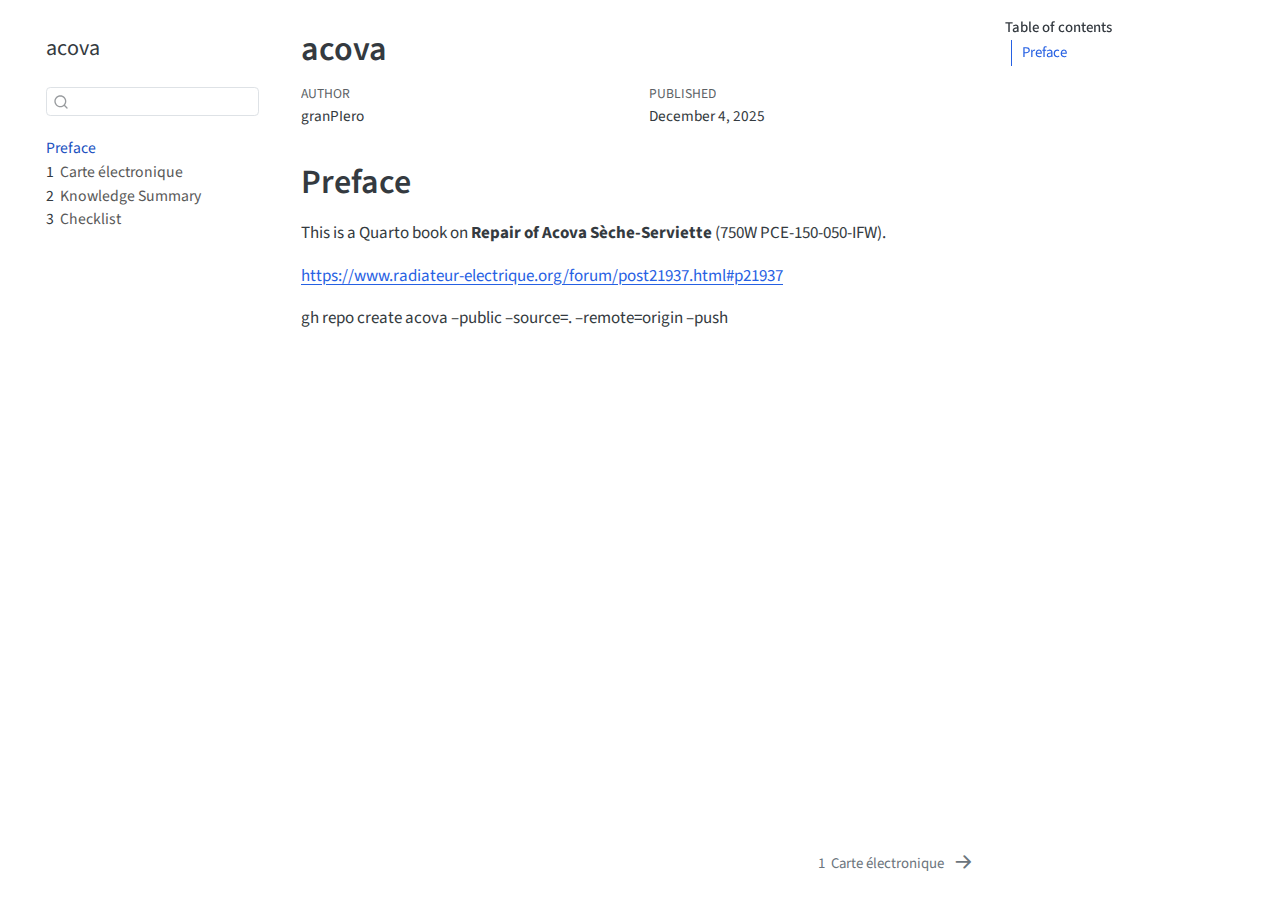
<file: _book/index.html>
<!DOCTYPE html>
<html xmlns="http://www.w3.org/1999/xhtml" lang="en" xml:lang="en"><head>

<meta charset="utf-8">
<meta name="generator" content="quarto-1.7.32">

<meta name="viewport" content="width=device-width, initial-scale=1.0, user-scalable=yes">

<meta name="author" content="granPIero">
<meta name="dcterms.date" content="2025-12-04">

<title>acova</title>
<style>
code{white-space: pre-wrap;}
span.smallcaps{font-variant: small-caps;}
div.columns{display: flex; gap: min(4vw, 1.5em);}
div.column{flex: auto; overflow-x: auto;}
div.hanging-indent{margin-left: 1.5em; text-indent: -1.5em;}
ul.task-list{list-style: none;}
ul.task-list li input[type="checkbox"] {
  width: 0.8em;
  margin: 0 0.8em 0.2em -1em; /* quarto-specific, see https://github.com/quarto-dev/quarto-cli/issues/4556 */ 
  vertical-align: middle;
}
</style>


<script src="site_libs/quarto-nav/quarto-nav.js"></script>
<script src="site_libs/quarto-nav/headroom.min.js"></script>
<script src="site_libs/clipboard/clipboard.min.js"></script>
<script src="site_libs/quarto-search/autocomplete.umd.js"></script>
<script src="site_libs/quarto-search/fuse.min.js"></script>
<script src="site_libs/quarto-search/quarto-search.js"></script>
<meta name="quarto:offset" content="./">
<link href="./carte.html" rel="next">
<script src="site_libs/quarto-html/quarto.js" type="module"></script>
<script src="site_libs/quarto-html/tabsets/tabsets.js" type="module"></script>
<script src="site_libs/quarto-html/popper.min.js"></script>
<script src="site_libs/quarto-html/tippy.umd.min.js"></script>
<script src="site_libs/quarto-html/anchor.min.js"></script>
<link href="site_libs/quarto-html/tippy.css" rel="stylesheet">
<link href="site_libs/quarto-html/quarto-syntax-highlighting-37eea08aefeeee20ff55810ff984fec1.css" rel="stylesheet" id="quarto-text-highlighting-styles">
<script src="site_libs/bootstrap/bootstrap.min.js"></script>
<link href="site_libs/bootstrap/bootstrap-icons.css" rel="stylesheet">
<link href="site_libs/bootstrap/bootstrap-1220ad8a65d62df3d9fa926b3dd016fb.min.css" rel="stylesheet" append-hash="true" id="quarto-bootstrap" data-mode="light">
<script id="quarto-search-options" type="application/json">{
  "location": "sidebar",
  "copy-button": false,
  "collapse-after": 3,
  "panel-placement": "start",
  "type": "textbox",
  "limit": 50,
  "keyboard-shortcut": [
    "f",
    "/",
    "s"
  ],
  "show-item-context": false,
  "language": {
    "search-no-results-text": "No results",
    "search-matching-documents-text": "matching documents",
    "search-copy-link-title": "Copy link to search",
    "search-hide-matches-text": "Hide additional matches",
    "search-more-match-text": "more match in this document",
    "search-more-matches-text": "more matches in this document",
    "search-clear-button-title": "Clear",
    "search-text-placeholder": "",
    "search-detached-cancel-button-title": "Cancel",
    "search-submit-button-title": "Submit",
    "search-label": "Search"
  }
}</script>


</head>

<body class="nav-sidebar floating quarto-light">

<div id="quarto-search-results"></div>
  <header id="quarto-header" class="headroom fixed-top">
  <nav class="quarto-secondary-nav">
    <div class="container-fluid d-flex">
      <button type="button" class="quarto-btn-toggle btn" data-bs-toggle="collapse" role="button" data-bs-target=".quarto-sidebar-collapse-item" aria-controls="quarto-sidebar" aria-expanded="false" aria-label="Toggle sidebar navigation" onclick="if (window.quartoToggleHeadroom) { window.quartoToggleHeadroom(); }">
        <i class="bi bi-layout-text-sidebar-reverse"></i>
      </button>
        <nav class="quarto-page-breadcrumbs" aria-label="breadcrumb"><ol class="breadcrumb"><li class="breadcrumb-item"><a href="./index.html">Preface</a></li></ol></nav>
        <a class="flex-grow-1" role="navigation" data-bs-toggle="collapse" data-bs-target=".quarto-sidebar-collapse-item" aria-controls="quarto-sidebar" aria-expanded="false" aria-label="Toggle sidebar navigation" onclick="if (window.quartoToggleHeadroom) { window.quartoToggleHeadroom(); }">      
        </a>
      <button type="button" class="btn quarto-search-button" aria-label="Search" onclick="window.quartoOpenSearch();">
        <i class="bi bi-search"></i>
      </button>
    </div>
  </nav>
</header>
<!-- content -->
<div id="quarto-content" class="quarto-container page-columns page-rows-contents page-layout-article">
<!-- sidebar -->
  <nav id="quarto-sidebar" class="sidebar collapse collapse-horizontal quarto-sidebar-collapse-item sidebar-navigation floating overflow-auto">
    <div class="pt-lg-2 mt-2 text-left sidebar-header">
    <div class="sidebar-title mb-0 py-0">
      <a href="./">acova</a> 
    </div>
      </div>
        <div class="mt-2 flex-shrink-0 align-items-center">
        <div class="sidebar-search">
        <div id="quarto-search" class="" title="Search"></div>
        </div>
        </div>
    <div class="sidebar-menu-container"> 
    <ul class="list-unstyled mt-1">
        <li class="sidebar-item">
  <div class="sidebar-item-container"> 
  <a href="./index.html" class="sidebar-item-text sidebar-link active">
 <span class="menu-text">Preface</span></a>
  </div>
</li>
        <li class="sidebar-item">
  <div class="sidebar-item-container"> 
  <a href="./carte.html" class="sidebar-item-text sidebar-link">
 <span class="menu-text"><span class="chapter-number">1</span>&nbsp; <span class="chapter-title">Carte électronique</span></span></a>
  </div>
</li>
        <li class="sidebar-item">
  <div class="sidebar-item-container"> 
  <a href="./knowledge.html" class="sidebar-item-text sidebar-link">
 <span class="menu-text"><span class="chapter-number">2</span>&nbsp; <span class="chapter-title">Knowledge Summary</span></span></a>
  </div>
</li>
        <li class="sidebar-item">
  <div class="sidebar-item-container"> 
  <a href="./checklist.html" class="sidebar-item-text sidebar-link">
 <span class="menu-text"><span class="chapter-number">3</span>&nbsp; <span class="chapter-title">Checklist</span></span></a>
  </div>
</li>
    </ul>
    </div>
</nav>
<div id="quarto-sidebar-glass" class="quarto-sidebar-collapse-item" data-bs-toggle="collapse" data-bs-target=".quarto-sidebar-collapse-item"></div>
<!-- margin-sidebar -->
    <div id="quarto-margin-sidebar" class="sidebar margin-sidebar">
        <nav id="TOC" role="doc-toc" class="toc-active">
    <h2 id="toc-title">Table of contents</h2>
   
  <ul>
  <li><a href="#preface" id="toc-preface" class="nav-link active" data-scroll-target="#preface">Preface</a></li>
  </ul>
</nav>
    </div>
<!-- main -->
<main class="content" id="quarto-document-content">

<header id="title-block-header" class="quarto-title-block default">
<div class="quarto-title">
<h1 class="title">acova</h1>
</div>



<div class="quarto-title-meta">

    <div>
    <div class="quarto-title-meta-heading">Author</div>
    <div class="quarto-title-meta-contents">
             <p>granPIero </p>
          </div>
  </div>
    
    <div>
    <div class="quarto-title-meta-heading">Published</div>
    <div class="quarto-title-meta-contents">
      <p class="date">December 4, 2025</p>
    </div>
  </div>
  
    
  </div>
  


</header>


<section id="preface" class="level1 unnumbered">
<h1 class="unnumbered">Preface</h1>
<p>This is a Quarto book on <strong>Repair of Acova Sèche-Serviette</strong> (750W PCE-150-050-IFW).</p>
<p><a href="https://www.radiateur-electrique.org/forum/post21937.html#p21937" class="uri">https://www.radiateur-electrique.org/forum/post21937.html#p21937</a></p>
<p>gh repo create acova –public –source=. –remote=origin –push</p>


</section>

</main> <!-- /main -->
<script id="quarto-html-after-body" type="application/javascript">
  window.document.addEventListener("DOMContentLoaded", function (event) {
    const icon = "";
    const anchorJS = new window.AnchorJS();
    anchorJS.options = {
      placement: 'right',
      icon: icon
    };
    anchorJS.add('.anchored');
    const isCodeAnnotation = (el) => {
      for (const clz of el.classList) {
        if (clz.startsWith('code-annotation-')) {                     
          return true;
        }
      }
      return false;
    }
    const onCopySuccess = function(e) {
      // button target
      const button = e.trigger;
      // don't keep focus
      button.blur();
      // flash "checked"
      button.classList.add('code-copy-button-checked');
      var currentTitle = button.getAttribute("title");
      button.setAttribute("title", "Copied!");
      let tooltip;
      if (window.bootstrap) {
        button.setAttribute("data-bs-toggle", "tooltip");
        button.setAttribute("data-bs-placement", "left");
        button.setAttribute("data-bs-title", "Copied!");
        tooltip = new bootstrap.Tooltip(button, 
          { trigger: "manual", 
            customClass: "code-copy-button-tooltip",
            offset: [0, -8]});
        tooltip.show();    
      }
      setTimeout(function() {
        if (tooltip) {
          tooltip.hide();
          button.removeAttribute("data-bs-title");
          button.removeAttribute("data-bs-toggle");
          button.removeAttribute("data-bs-placement");
        }
        button.setAttribute("title", currentTitle);
        button.classList.remove('code-copy-button-checked');
      }, 1000);
      // clear code selection
      e.clearSelection();
    }
    const getTextToCopy = function(trigger) {
        const codeEl = trigger.previousElementSibling.cloneNode(true);
        for (const childEl of codeEl.children) {
          if (isCodeAnnotation(childEl)) {
            childEl.remove();
          }
        }
        return codeEl.innerText;
    }
    const clipboard = new window.ClipboardJS('.code-copy-button:not([data-in-quarto-modal])', {
      text: getTextToCopy
    });
    clipboard.on('success', onCopySuccess);
    if (window.document.getElementById('quarto-embedded-source-code-modal')) {
      const clipboardModal = new window.ClipboardJS('.code-copy-button[data-in-quarto-modal]', {
        text: getTextToCopy,
        container: window.document.getElementById('quarto-embedded-source-code-modal')
      });
      clipboardModal.on('success', onCopySuccess);
    }
      var localhostRegex = new RegExp(/^(?:http|https):\/\/localhost\:?[0-9]*\//);
      var mailtoRegex = new RegExp(/^mailto:/);
        var filterRegex = new RegExp('/' + window.location.host + '/');
      var isInternal = (href) => {
          return filterRegex.test(href) || localhostRegex.test(href) || mailtoRegex.test(href);
      }
      // Inspect non-navigation links and adorn them if external
     var links = window.document.querySelectorAll('a[href]:not(.nav-link):not(.navbar-brand):not(.toc-action):not(.sidebar-link):not(.sidebar-item-toggle):not(.pagination-link):not(.no-external):not([aria-hidden]):not(.dropdown-item):not(.quarto-navigation-tool):not(.about-link)');
      for (var i=0; i<links.length; i++) {
        const link = links[i];
        if (!isInternal(link.href)) {
          // undo the damage that might have been done by quarto-nav.js in the case of
          // links that we want to consider external
          if (link.dataset.originalHref !== undefined) {
            link.href = link.dataset.originalHref;
          }
        }
      }
    function tippyHover(el, contentFn, onTriggerFn, onUntriggerFn) {
      const config = {
        allowHTML: true,
        maxWidth: 500,
        delay: 100,
        arrow: false,
        appendTo: function(el) {
            return el.parentElement;
        },
        interactive: true,
        interactiveBorder: 10,
        theme: 'quarto',
        placement: 'bottom-start',
      };
      if (contentFn) {
        config.content = contentFn;
      }
      if (onTriggerFn) {
        config.onTrigger = onTriggerFn;
      }
      if (onUntriggerFn) {
        config.onUntrigger = onUntriggerFn;
      }
      window.tippy(el, config); 
    }
    const noterefs = window.document.querySelectorAll('a[role="doc-noteref"]');
    for (var i=0; i<noterefs.length; i++) {
      const ref = noterefs[i];
      tippyHover(ref, function() {
        // use id or data attribute instead here
        let href = ref.getAttribute('data-footnote-href') || ref.getAttribute('href');
        try { href = new URL(href).hash; } catch {}
        const id = href.replace(/^#\/?/, "");
        const note = window.document.getElementById(id);
        if (note) {
          return note.innerHTML;
        } else {
          return "";
        }
      });
    }
    const xrefs = window.document.querySelectorAll('a.quarto-xref');
    const processXRef = (id, note) => {
      // Strip column container classes
      const stripColumnClz = (el) => {
        el.classList.remove("page-full", "page-columns");
        if (el.children) {
          for (const child of el.children) {
            stripColumnClz(child);
          }
        }
      }
      stripColumnClz(note)
      if (id === null || id.startsWith('sec-')) {
        // Special case sections, only their first couple elements
        const container = document.createElement("div");
        if (note.children && note.children.length > 2) {
          container.appendChild(note.children[0].cloneNode(true));
          for (let i = 1; i < note.children.length; i++) {
            const child = note.children[i];
            if (child.tagName === "P" && child.innerText === "") {
              continue;
            } else {
              container.appendChild(child.cloneNode(true));
              break;
            }
          }
          if (window.Quarto?.typesetMath) {
            window.Quarto.typesetMath(container);
          }
          return container.innerHTML
        } else {
          if (window.Quarto?.typesetMath) {
            window.Quarto.typesetMath(note);
          }
          return note.innerHTML;
        }
      } else {
        // Remove any anchor links if they are present
        const anchorLink = note.querySelector('a.anchorjs-link');
        if (anchorLink) {
          anchorLink.remove();
        }
        if (window.Quarto?.typesetMath) {
          window.Quarto.typesetMath(note);
        }
        if (note.classList.contains("callout")) {
          return note.outerHTML;
        } else {
          return note.innerHTML;
        }
      }
    }
    for (var i=0; i<xrefs.length; i++) {
      const xref = xrefs[i];
      tippyHover(xref, undefined, function(instance) {
        instance.disable();
        let url = xref.getAttribute('href');
        let hash = undefined; 
        if (url.startsWith('#')) {
          hash = url;
        } else {
          try { hash = new URL(url).hash; } catch {}
        }
        if (hash) {
          const id = hash.replace(/^#\/?/, "");
          const note = window.document.getElementById(id);
          if (note !== null) {
            try {
              const html = processXRef(id, note.cloneNode(true));
              instance.setContent(html);
            } finally {
              instance.enable();
              instance.show();
            }
          } else {
            // See if we can fetch this
            fetch(url.split('#')[0])
            .then(res => res.text())
            .then(html => {
              const parser = new DOMParser();
              const htmlDoc = parser.parseFromString(html, "text/html");
              const note = htmlDoc.getElementById(id);
              if (note !== null) {
                const html = processXRef(id, note);
                instance.setContent(html);
              } 
            }).finally(() => {
              instance.enable();
              instance.show();
            });
          }
        } else {
          // See if we can fetch a full url (with no hash to target)
          // This is a special case and we should probably do some content thinning / targeting
          fetch(url)
          .then(res => res.text())
          .then(html => {
            const parser = new DOMParser();
            const htmlDoc = parser.parseFromString(html, "text/html");
            const note = htmlDoc.querySelector('main.content');
            if (note !== null) {
              // This should only happen for chapter cross references
              // (since there is no id in the URL)
              // remove the first header
              if (note.children.length > 0 && note.children[0].tagName === "HEADER") {
                note.children[0].remove();
              }
              const html = processXRef(null, note);
              instance.setContent(html);
            } 
          }).finally(() => {
            instance.enable();
            instance.show();
          });
        }
      }, function(instance) {
      });
    }
        let selectedAnnoteEl;
        const selectorForAnnotation = ( cell, annotation) => {
          let cellAttr = 'data-code-cell="' + cell + '"';
          let lineAttr = 'data-code-annotation="' +  annotation + '"';
          const selector = 'span[' + cellAttr + '][' + lineAttr + ']';
          return selector;
        }
        const selectCodeLines = (annoteEl) => {
          const doc = window.document;
          const targetCell = annoteEl.getAttribute("data-target-cell");
          const targetAnnotation = annoteEl.getAttribute("data-target-annotation");
          const annoteSpan = window.document.querySelector(selectorForAnnotation(targetCell, targetAnnotation));
          const lines = annoteSpan.getAttribute("data-code-lines").split(",");
          const lineIds = lines.map((line) => {
            return targetCell + "-" + line;
          })
          let top = null;
          let height = null;
          let parent = null;
          if (lineIds.length > 0) {
              //compute the position of the single el (top and bottom and make a div)
              const el = window.document.getElementById(lineIds[0]);
              top = el.offsetTop;
              height = el.offsetHeight;
              parent = el.parentElement.parentElement;
            if (lineIds.length > 1) {
              const lastEl = window.document.getElementById(lineIds[lineIds.length - 1]);
              const bottom = lastEl.offsetTop + lastEl.offsetHeight;
              height = bottom - top;
            }
            if (top !== null && height !== null && parent !== null) {
              // cook up a div (if necessary) and position it 
              let div = window.document.getElementById("code-annotation-line-highlight");
              if (div === null) {
                div = window.document.createElement("div");
                div.setAttribute("id", "code-annotation-line-highlight");
                div.style.position = 'absolute';
                parent.appendChild(div);
              }
              div.style.top = top - 2 + "px";
              div.style.height = height + 4 + "px";
              div.style.left = 0;
              let gutterDiv = window.document.getElementById("code-annotation-line-highlight-gutter");
              if (gutterDiv === null) {
                gutterDiv = window.document.createElement("div");
                gutterDiv.setAttribute("id", "code-annotation-line-highlight-gutter");
                gutterDiv.style.position = 'absolute';
                const codeCell = window.document.getElementById(targetCell);
                const gutter = codeCell.querySelector('.code-annotation-gutter');
                gutter.appendChild(gutterDiv);
              }
              gutterDiv.style.top = top - 2 + "px";
              gutterDiv.style.height = height + 4 + "px";
            }
            selectedAnnoteEl = annoteEl;
          }
        };
        const unselectCodeLines = () => {
          const elementsIds = ["code-annotation-line-highlight", "code-annotation-line-highlight-gutter"];
          elementsIds.forEach((elId) => {
            const div = window.document.getElementById(elId);
            if (div) {
              div.remove();
            }
          });
          selectedAnnoteEl = undefined;
        };
          // Handle positioning of the toggle
      window.addEventListener(
        "resize",
        throttle(() => {
          elRect = undefined;
          if (selectedAnnoteEl) {
            selectCodeLines(selectedAnnoteEl);
          }
        }, 10)
      );
      function throttle(fn, ms) {
      let throttle = false;
      let timer;
        return (...args) => {
          if(!throttle) { // first call gets through
              fn.apply(this, args);
              throttle = true;
          } else { // all the others get throttled
              if(timer) clearTimeout(timer); // cancel #2
              timer = setTimeout(() => {
                fn.apply(this, args);
                timer = throttle = false;
              }, ms);
          }
        };
      }
        // Attach click handler to the DT
        const annoteDls = window.document.querySelectorAll('dt[data-target-cell]');
        for (const annoteDlNode of annoteDls) {
          annoteDlNode.addEventListener('click', (event) => {
            const clickedEl = event.target;
            if (clickedEl !== selectedAnnoteEl) {
              unselectCodeLines();
              const activeEl = window.document.querySelector('dt[data-target-cell].code-annotation-active');
              if (activeEl) {
                activeEl.classList.remove('code-annotation-active');
              }
              selectCodeLines(clickedEl);
              clickedEl.classList.add('code-annotation-active');
            } else {
              // Unselect the line
              unselectCodeLines();
              clickedEl.classList.remove('code-annotation-active');
            }
          });
        }
    const findCites = (el) => {
      const parentEl = el.parentElement;
      if (parentEl) {
        const cites = parentEl.dataset.cites;
        if (cites) {
          return {
            el,
            cites: cites.split(' ')
          };
        } else {
          return findCites(el.parentElement)
        }
      } else {
        return undefined;
      }
    };
    var bibliorefs = window.document.querySelectorAll('a[role="doc-biblioref"]');
    for (var i=0; i<bibliorefs.length; i++) {
      const ref = bibliorefs[i];
      const citeInfo = findCites(ref);
      if (citeInfo) {
        tippyHover(citeInfo.el, function() {
          var popup = window.document.createElement('div');
          citeInfo.cites.forEach(function(cite) {
            var citeDiv = window.document.createElement('div');
            citeDiv.classList.add('hanging-indent');
            citeDiv.classList.add('csl-entry');
            var biblioDiv = window.document.getElementById('ref-' + cite);
            if (biblioDiv) {
              citeDiv.innerHTML = biblioDiv.innerHTML;
            }
            popup.appendChild(citeDiv);
          });
          return popup.innerHTML;
        });
      }
    }
  });
  </script>
<nav class="page-navigation">
  <div class="nav-page nav-page-previous">
  </div>
  <div class="nav-page nav-page-next">
      <a href="./carte.html" class="pagination-link" aria-label="Carte électronique">
        <span class="nav-page-text"><span class="chapter-number">1</span>&nbsp; <span class="chapter-title">Carte électronique</span></span> <i class="bi bi-arrow-right-short"></i>
      </a>
  </div>
</nav>
</div> <!-- /content -->




</body></html>
</file>
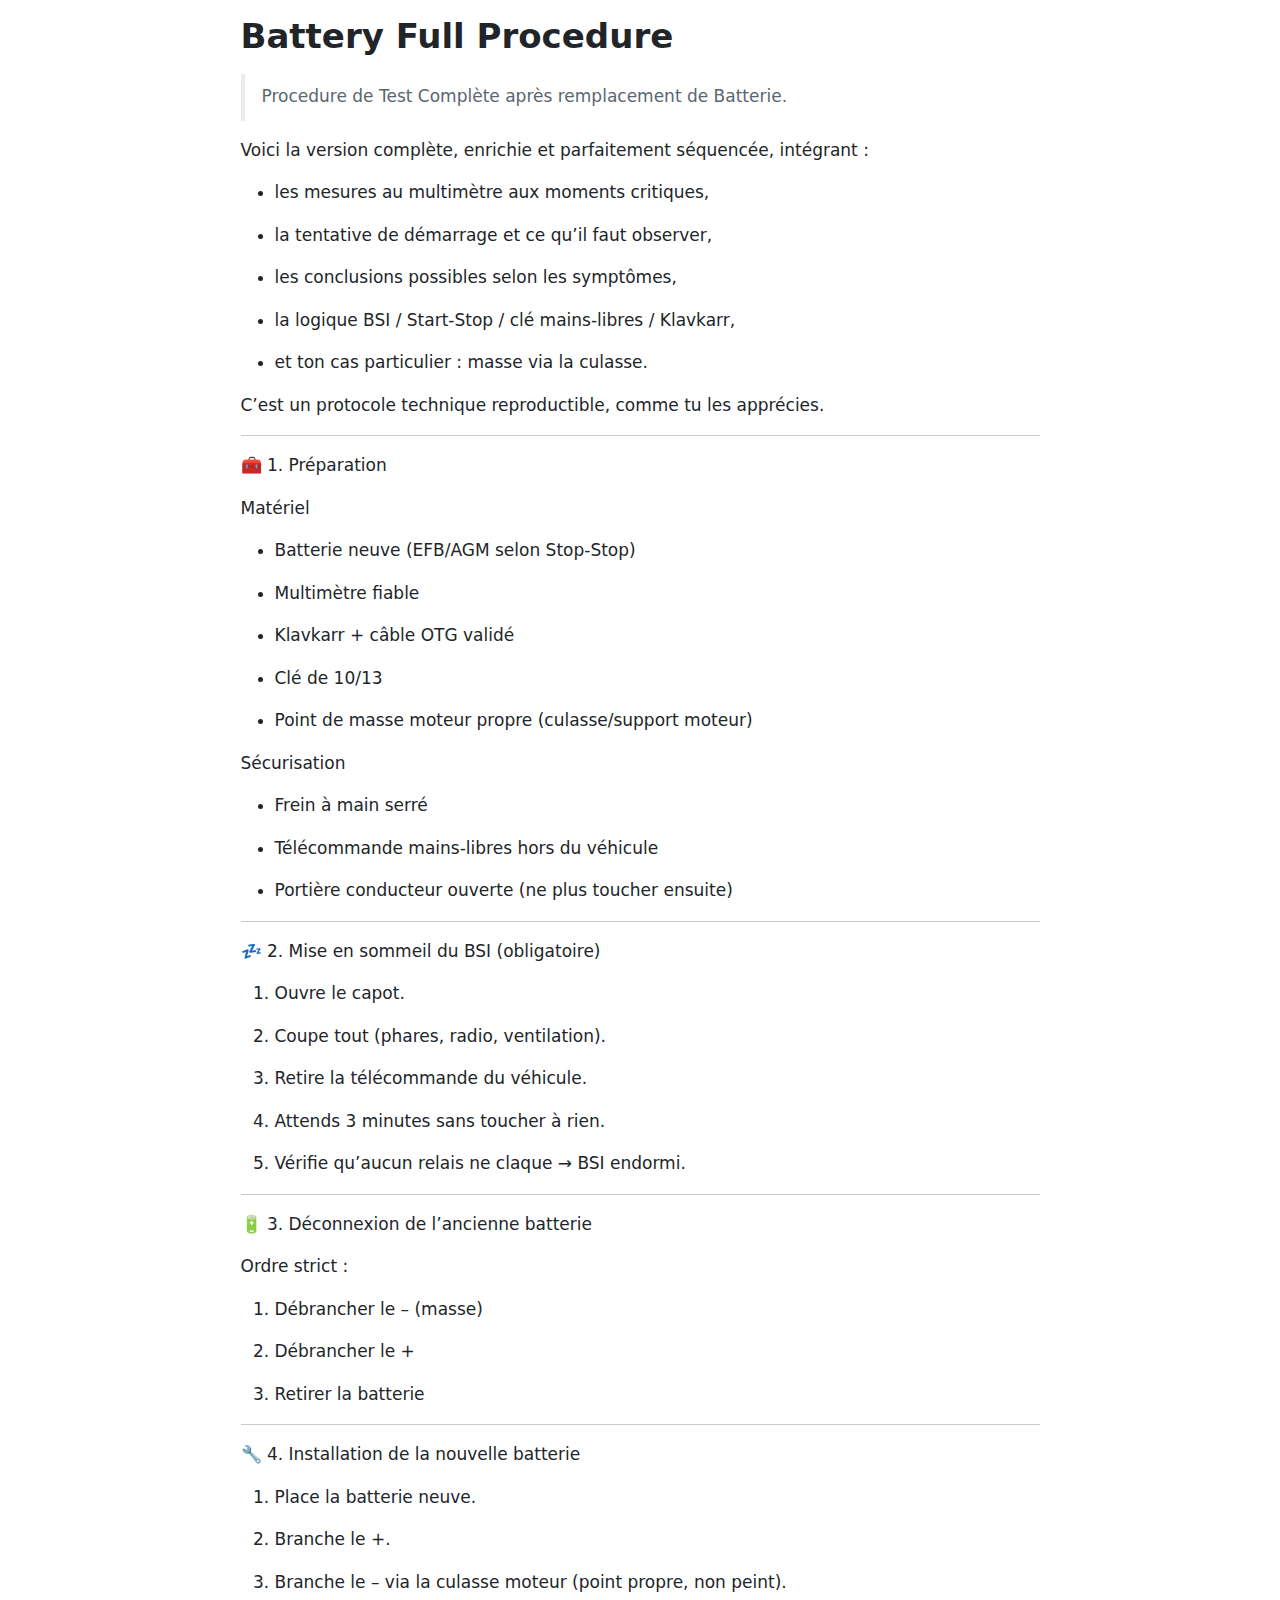
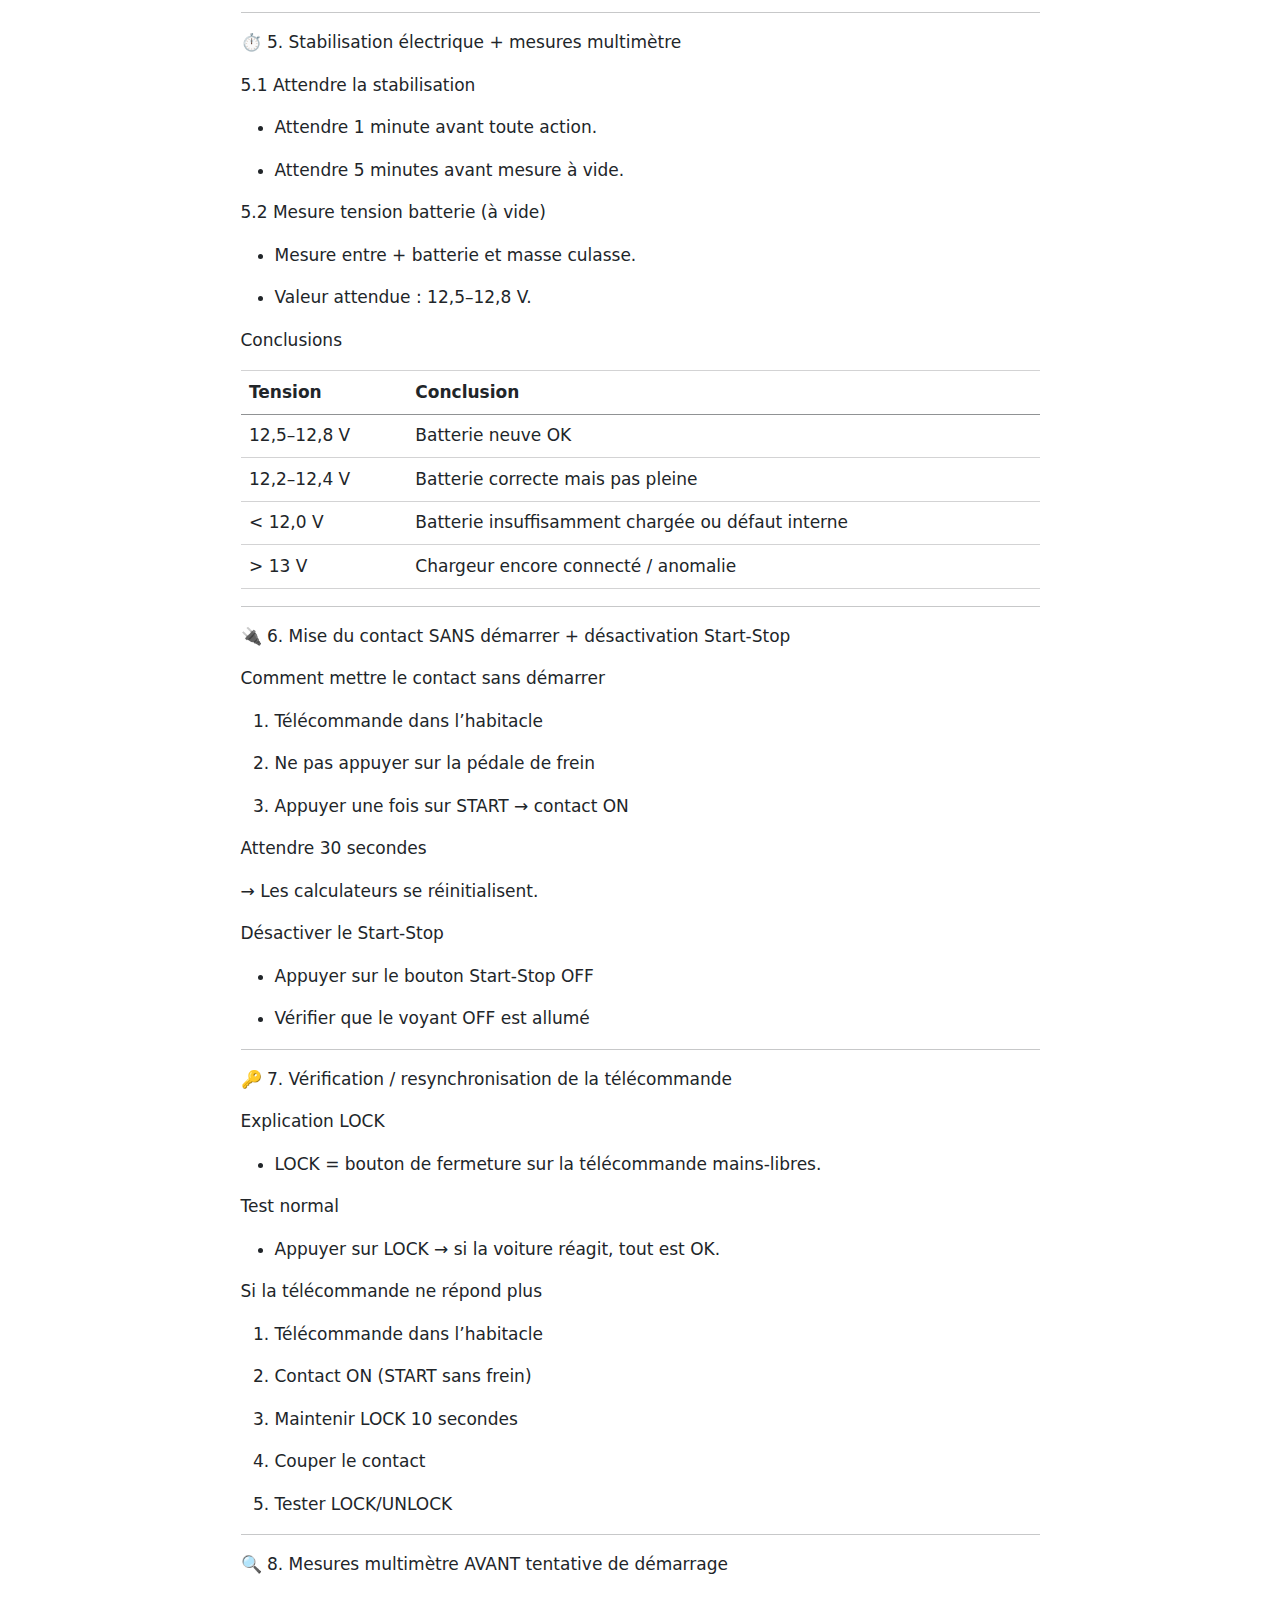
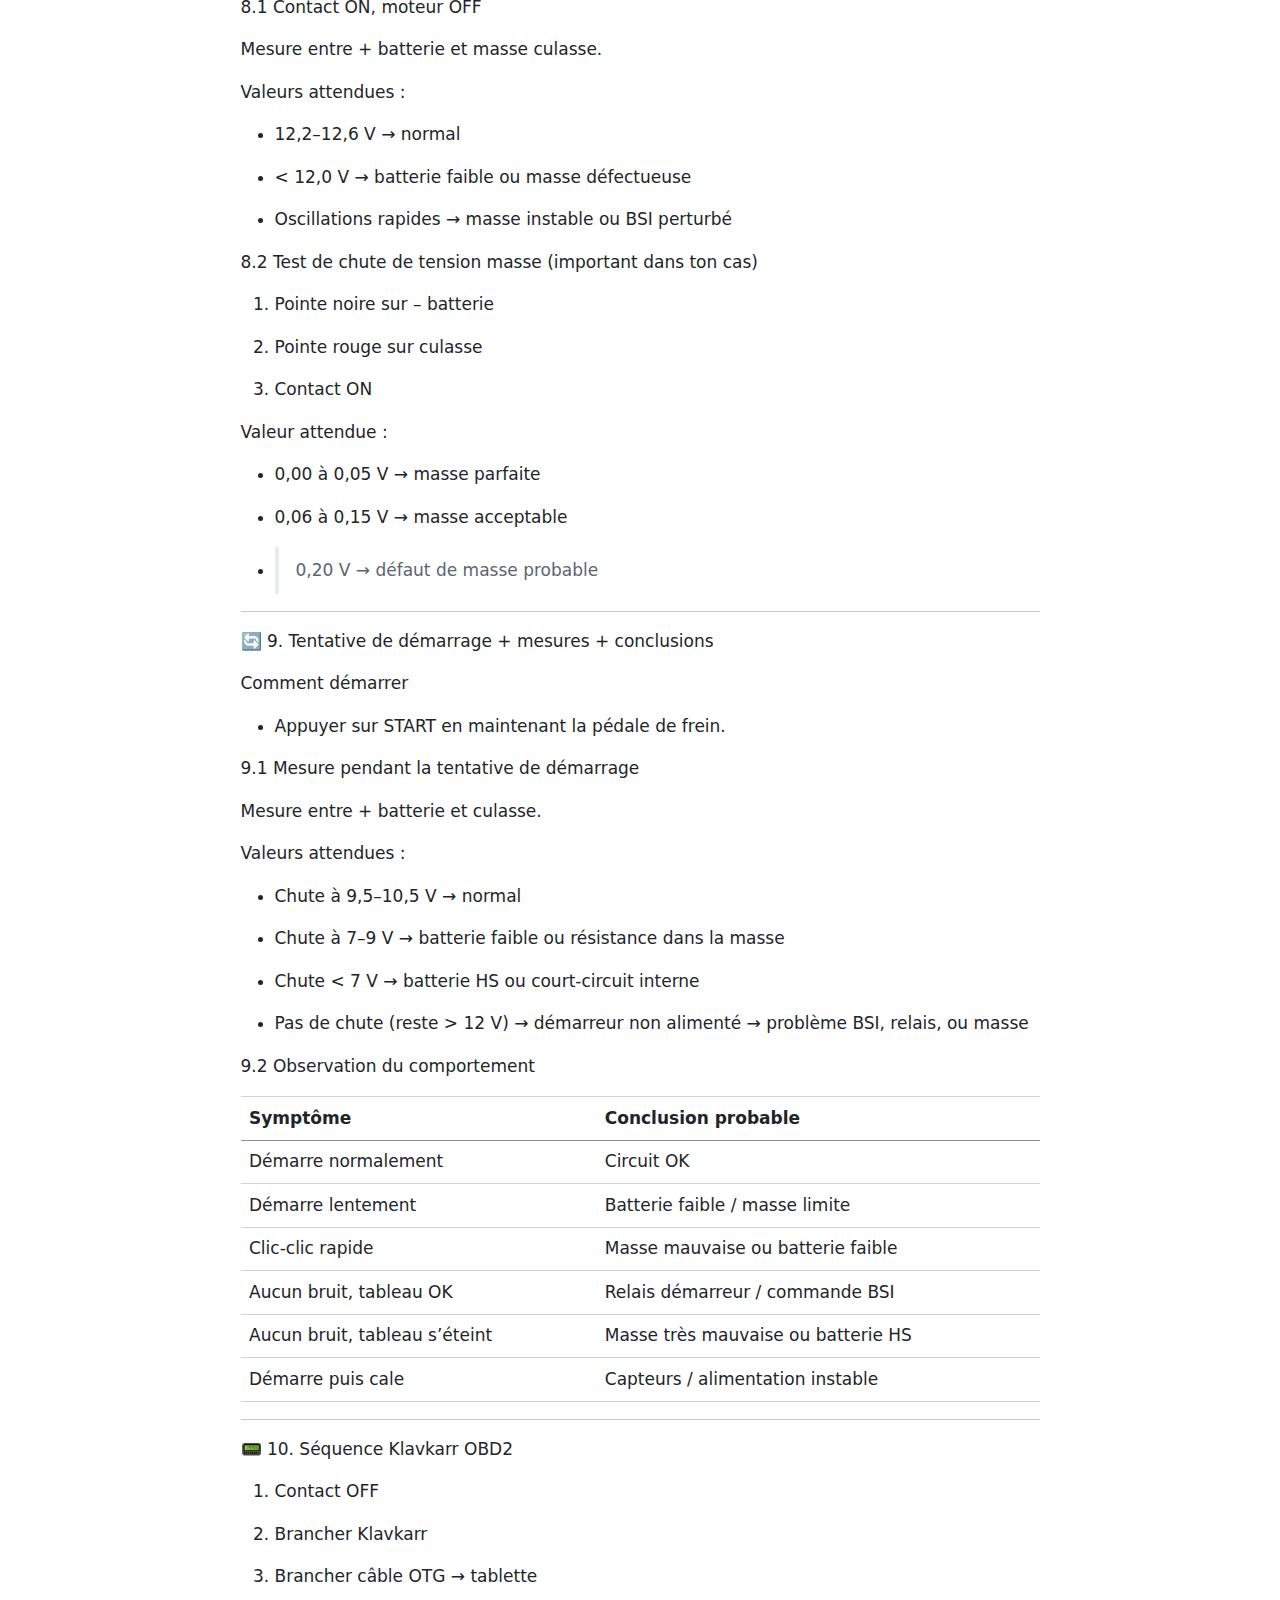
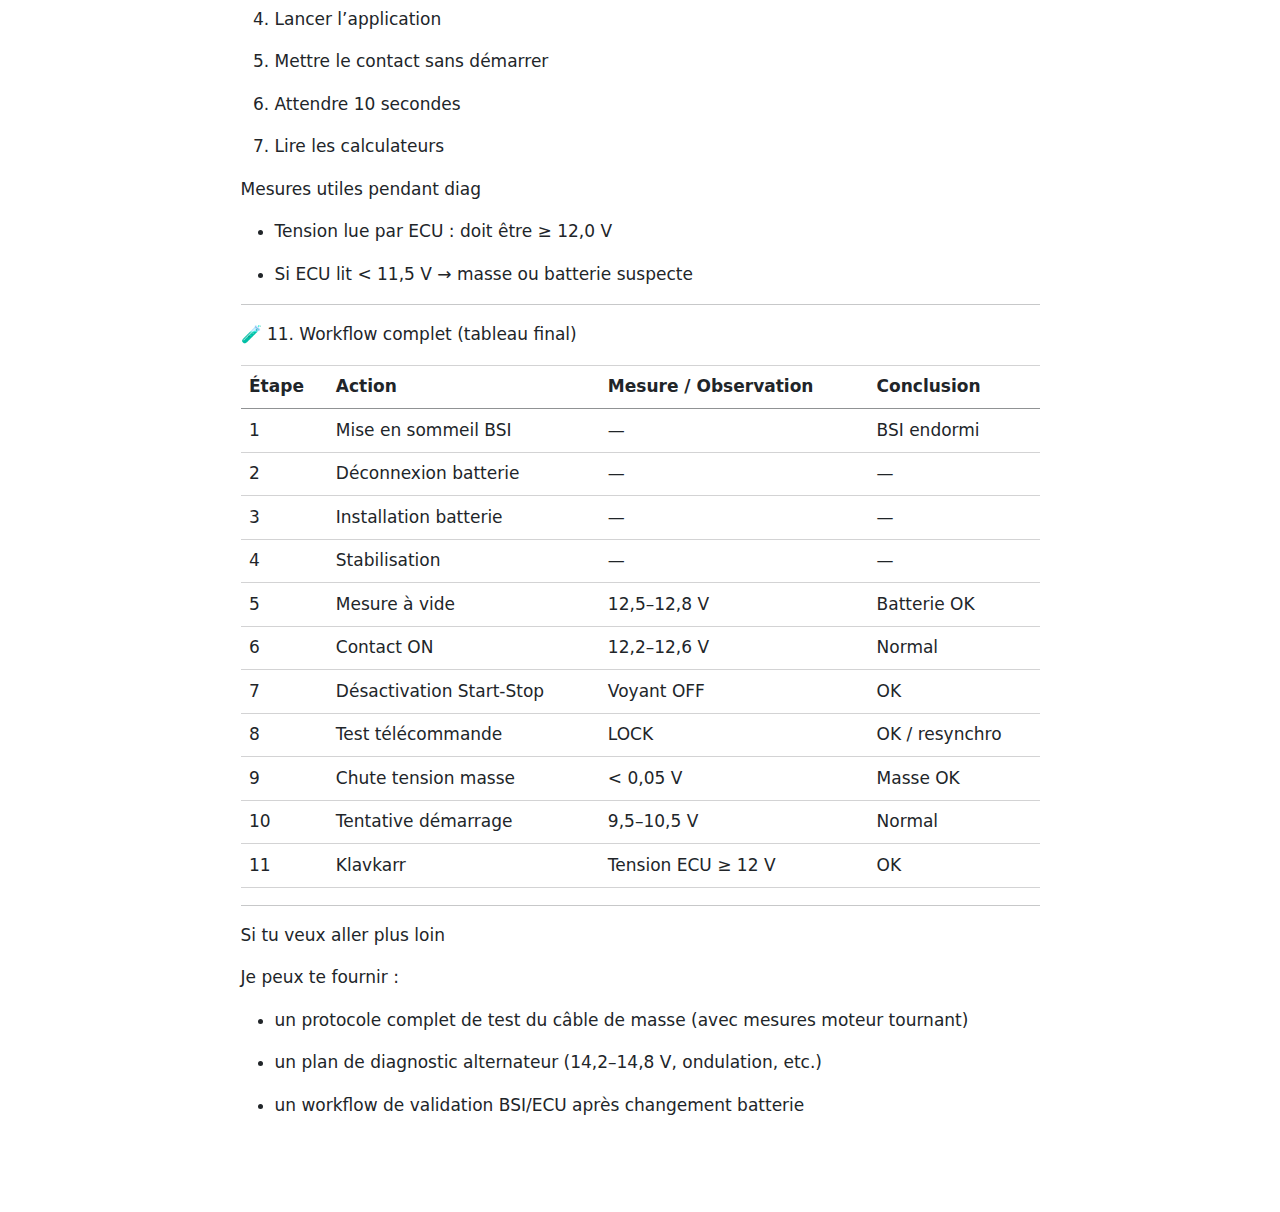
<file: batterie308_full_procedure.html>
<!DOCTYPE html>
<html xmlns="http://www.w3.org/1999/xhtml" lang="en" xml:lang="en"><head>

<meta charset="utf-8">
<meta name="generator" content="quarto-1.7.32">

<meta name="viewport" content="width=device-width, initial-scale=1.0, user-scalable=yes">


<title>Battery Full Procedure</title>
<style>
code{white-space: pre-wrap;}
span.smallcaps{font-variant: small-caps;}
div.columns{display: flex; gap: min(4vw, 1.5em);}
div.column{flex: auto; overflow-x: auto;}
div.hanging-indent{margin-left: 1.5em; text-indent: -1.5em;}
ul.task-list{list-style: none;}
ul.task-list li input[type="checkbox"] {
  width: 0.8em;
  margin: 0 0.8em 0.2em -1em; /* quarto-specific, see https://github.com/quarto-dev/quarto-cli/issues/4556 */ 
  vertical-align: middle;
}
</style>


<script src="batterie308_full_procedure_files/libs/clipboard/clipboard.min.js"></script>
<script src="batterie308_full_procedure_files/libs/quarto-html/quarto.js" type="module"></script>
<script src="batterie308_full_procedure_files/libs/quarto-html/tabsets/tabsets.js" type="module"></script>
<script src="batterie308_full_procedure_files/libs/quarto-html/popper.min.js"></script>
<script src="batterie308_full_procedure_files/libs/quarto-html/tippy.umd.min.js"></script>
<script src="batterie308_full_procedure_files/libs/quarto-html/anchor.min.js"></script>
<link href="batterie308_full_procedure_files/libs/quarto-html/tippy.css" rel="stylesheet">
<link href="batterie308_full_procedure_files/libs/quarto-html/quarto-syntax-highlighting-37eea08aefeeee20ff55810ff984fec1.css" rel="stylesheet" id="quarto-text-highlighting-styles">
<script src="batterie308_full_procedure_files/libs/bootstrap/bootstrap.min.js"></script>
<link href="batterie308_full_procedure_files/libs/bootstrap/bootstrap-icons.css" rel="stylesheet">
<link href="batterie308_full_procedure_files/libs/bootstrap/bootstrap-b900bd788aebb7b7fa8267e7d2cd7225.min.css" rel="stylesheet" append-hash="true" id="quarto-bootstrap" data-mode="light">


</head>

<body class="fullcontent quarto-light">

<div id="quarto-content" class="page-columns page-rows-contents page-layout-article">

<main class="content" id="quarto-document-content">

<header id="title-block-header" class="quarto-title-block default">
<div class="quarto-title">
<h1 class="title">Battery Full Procedure</h1>
</div>



<div class="quarto-title-meta">

    
  
    
  </div>
  


</header>


<blockquote class="blockquote">
<p>Procedure de Test Complète après remplacement de Batterie.</p>
</blockquote>
<p>Voici la version complète, enrichie et parfaitement séquencée, intégrant :</p>
<ul>
<li><p>les mesures au multimètre aux moments critiques,</p></li>
<li><p>la tentative de démarrage et ce qu’il faut observer,</p></li>
<li><p>les conclusions possibles selon les symptômes,</p></li>
<li><p>la logique BSI / Start‑Stop / clé mains‑libres / Klavkarr,</p></li>
<li><p>et ton cas particulier : masse via la culasse.</p></li>
</ul>
<p>C’est un protocole technique reproductible, comme tu les apprécies.</p>
<hr>
<p>🧰 1. Préparation</p>
<p>Matériel</p>
<ul>
<li><p>Batterie neuve (EFB/AGM selon Stop‑Stop)</p></li>
<li><p>Multimètre fiable</p></li>
<li><p>Klavkarr + câble OTG validé</p></li>
<li><p>Clé de 10/13</p></li>
<li><p>Point de masse moteur propre (culasse/support moteur)</p></li>
</ul>
<p>Sécurisation</p>
<ul>
<li><p>Frein à main serré</p></li>
<li><p>Télécommande mains‑libres hors du véhicule</p></li>
<li><p>Portière conducteur ouverte (ne plus toucher ensuite)</p></li>
</ul>
<hr>
<p>💤 2. Mise en sommeil du BSI (obligatoire)</p>
<ol type="1">
<li><p>Ouvre le capot.</p></li>
<li><p>Coupe tout (phares, radio, ventilation).</p></li>
<li><p>Retire la télécommande du véhicule.</p></li>
<li><p>Attends 3 minutes sans toucher à rien.</p></li>
<li><p>Vérifie qu’aucun relais ne claque → BSI endormi.</p></li>
</ol>
<hr>
<p>🔋 3. Déconnexion de l’ancienne batterie</p>
<p>Ordre strict :</p>
<ol type="1">
<li><p>Débrancher le – (masse)</p></li>
<li><p>Débrancher le +</p></li>
<li><p>Retirer la batterie</p></li>
</ol>
<hr>
<p>🔧 4. Installation de la nouvelle batterie</p>
<ol type="1">
<li><p>Place la batterie neuve.</p></li>
<li><p>Branche le +.</p></li>
<li><p>Branche le – via la culasse moteur (point propre, non peint).</p></li>
</ol>
<hr>
<p>⏱️ 5. Stabilisation électrique + mesures multimètre</p>
<p>5.1 Attendre la stabilisation</p>
<ul>
<li><p>Attendre 1 minute avant toute action.</p></li>
<li><p>Attendre 5 minutes avant mesure à vide.</p></li>
</ul>
<p>5.2 Mesure tension batterie (à vide)</p>
<ul>
<li><p>Mesure entre + batterie et masse culasse.</p></li>
<li><p>Valeur attendue : 12,5–12,8 V.</p></li>
</ul>
<p>Conclusions</p>
<table class="caption-top table">
<thead>
<tr class="header">
<th>Tension</th>
<th>Conclusion</th>
</tr>
</thead>
<tbody>
<tr class="odd">
<td>12,5–12,8 V</td>
<td>Batterie neuve OK</td>
</tr>
<tr class="even">
<td>12,2–12,4 V</td>
<td>Batterie correcte mais pas pleine</td>
</tr>
<tr class="odd">
<td>&lt; 12,0 V</td>
<td>Batterie insuffisamment chargée ou défaut interne</td>
</tr>
<tr class="even">
<td>&gt; 13 V</td>
<td>Chargeur encore connecté / anomalie</td>
</tr>
</tbody>
</table>
<hr>
<p>🔌 6. Mise du contact SANS démarrer + désactivation Start‑Stop</p>
<p>Comment mettre le contact sans démarrer</p>
<ol type="1">
<li><p>Télécommande dans l’habitacle</p></li>
<li><p>Ne pas appuyer sur la pédale de frein</p></li>
<li><p>Appuyer une fois sur START → contact ON</p></li>
</ol>
<p>Attendre 30 secondes</p>
<p>→ Les calculateurs se réinitialisent.</p>
<p>Désactiver le Start‑Stop</p>
<ul>
<li><p>Appuyer sur le bouton Start‑Stop OFF</p></li>
<li><p>Vérifier que le voyant OFF est allumé</p></li>
</ul>
<hr>
<p>🔑 7. Vérification / resynchronisation de la télécommande</p>
<p>Explication LOCK</p>
<ul>
<li>LOCK = bouton de fermeture sur la télécommande mains‑libres.</li>
</ul>
<p>Test normal</p>
<ul>
<li>Appuyer sur LOCK → si la voiture réagit, tout est OK.</li>
</ul>
<p>Si la télécommande ne répond plus</p>
<ol type="1">
<li><p>Télécommande dans l’habitacle</p></li>
<li><p>Contact ON (START sans frein)</p></li>
<li><p>Maintenir LOCK 10 secondes</p></li>
<li><p>Couper le contact</p></li>
<li><p>Tester LOCK/UNLOCK</p></li>
</ol>
<hr>
<p>🔍 8. Mesures multimètre AVANT tentative de démarrage</p>
<p>8.1 Contact ON, moteur OFF</p>
<p>Mesure entre + batterie et masse culasse.</p>
<p>Valeurs attendues :</p>
<ul>
<li><p>12,2–12,6 V → normal</p></li>
<li><p>&lt; 12,0 V → batterie faible ou masse défectueuse</p></li>
<li><p>Oscillations rapides → masse instable ou BSI perturbé</p></li>
</ul>
<p>8.2 Test de chute de tension masse (important dans ton cas)</p>
<ol type="1">
<li><p>Pointe noire sur – batterie</p></li>
<li><p>Pointe rouge sur culasse</p></li>
<li><p>Contact ON</p></li>
</ol>
<p>Valeur attendue :</p>
<ul>
<li><p>0,00 à 0,05 V → masse parfaite</p></li>
<li><p>0,06 à 0,15 V → masse acceptable</p></li>
<li><blockquote class="blockquote">
<p>0,20 V → défaut de masse probable</p>
</blockquote></li>
</ul>
<hr>
<p>🔄 9. Tentative de démarrage + mesures + conclusions</p>
<p>Comment démarrer</p>
<ul>
<li>Appuyer sur START en maintenant la pédale de frein.</li>
</ul>
<p>9.1 Mesure pendant la tentative de démarrage</p>
<p>Mesure entre + batterie et culasse.</p>
<p>Valeurs attendues :</p>
<ul>
<li><p>Chute à 9,5–10,5 V → normal</p></li>
<li><p>Chute à 7–9 V → batterie faible ou résistance dans la masse</p></li>
<li><p>Chute &lt; 7 V → batterie HS ou court‑circuit interne</p></li>
<li><p>Pas de chute (reste &gt; 12 V) → démarreur non alimenté → problème BSI, relais, ou masse</p></li>
</ul>
<p>9.2 Observation du comportement</p>
<table class="caption-top table">
<thead>
<tr class="header">
<th>Symptôme</th>
<th>Conclusion probable</th>
</tr>
</thead>
<tbody>
<tr class="odd">
<td>Démarre normalement</td>
<td>Circuit OK</td>
</tr>
<tr class="even">
<td>Démarre lentement</td>
<td>Batterie faible / masse limite</td>
</tr>
<tr class="odd">
<td>Clic-clic rapide</td>
<td>Masse mauvaise ou batterie faible</td>
</tr>
<tr class="even">
<td>Aucun bruit, tableau OK</td>
<td>Relais démarreur / commande BSI</td>
</tr>
<tr class="odd">
<td>Aucun bruit, tableau s’éteint</td>
<td>Masse très mauvaise ou batterie HS</td>
</tr>
<tr class="even">
<td>Démarre puis cale</td>
<td>Capteurs / alimentation instable</td>
</tr>
</tbody>
</table>
<hr>
<p>📟 10. Séquence Klavkarr OBD2</p>
<ol type="1">
<li><p>Contact OFF</p></li>
<li><p>Brancher Klavkarr</p></li>
<li><p>Brancher câble OTG → tablette</p></li>
<li><p>Lancer l’application</p></li>
<li><p>Mettre le contact sans démarrer</p></li>
<li><p>Attendre 10 secondes</p></li>
<li><p>Lire les calculateurs</p></li>
</ol>
<p>Mesures utiles pendant diag</p>
<ul>
<li><p>Tension lue par ECU : doit être ≥ 12,0 V</p></li>
<li><p>Si ECU lit &lt; 11,5 V → masse ou batterie suspecte</p></li>
</ul>
<hr>
<p>🧪 11. Workflow complet (tableau final)</p>
<table class="caption-top table">
<thead>
<tr class="header">
<th>Étape</th>
<th>Action</th>
<th>Mesure / Observation</th>
<th>Conclusion</th>
</tr>
</thead>
<tbody>
<tr class="odd">
<td>1</td>
<td>Mise en sommeil BSI</td>
<td>—</td>
<td>BSI endormi</td>
</tr>
<tr class="even">
<td>2</td>
<td>Déconnexion batterie</td>
<td>—</td>
<td>—</td>
</tr>
<tr class="odd">
<td>3</td>
<td>Installation batterie</td>
<td>—</td>
<td>—</td>
</tr>
<tr class="even">
<td>4</td>
<td>Stabilisation</td>
<td>—</td>
<td>—</td>
</tr>
<tr class="odd">
<td>5</td>
<td>Mesure à vide</td>
<td>12,5–12,8 V</td>
<td>Batterie OK</td>
</tr>
<tr class="even">
<td>6</td>
<td>Contact ON</td>
<td>12,2–12,6 V</td>
<td>Normal</td>
</tr>
<tr class="odd">
<td>7</td>
<td>Désactivation Start‑Stop</td>
<td>Voyant OFF</td>
<td>OK</td>
</tr>
<tr class="even">
<td>8</td>
<td>Test télécommande</td>
<td>LOCK</td>
<td>OK / resynchro</td>
</tr>
<tr class="odd">
<td>9</td>
<td>Chute tension masse</td>
<td>&lt; 0,05 V</td>
<td>Masse OK</td>
</tr>
<tr class="even">
<td>10</td>
<td>Tentative démarrage</td>
<td>9,5–10,5 V</td>
<td>Normal</td>
</tr>
<tr class="odd">
<td>11</td>
<td>Klavkarr</td>
<td>Tension ECU ≥ 12 V</td>
<td>OK</td>
</tr>
</tbody>
</table>
<hr>
<p>Si tu veux aller plus loin</p>
<p>Je peux te fournir :</p>
<ul>
<li><p>un protocole complet de test du câble de masse (avec mesures moteur tournant)</p></li>
<li><p>un plan de diagnostic alternateur (14,2–14,8 V, ondulation, etc.)</p></li>
<li><p>un workflow de validation BSI/ECU après changement batterie</p></li>
</ul>

</main>
<!-- /main column -->
<script id="quarto-html-after-body" type="application/javascript">
  window.document.addEventListener("DOMContentLoaded", function (event) {
    const icon = "";
    const anchorJS = new window.AnchorJS();
    anchorJS.options = {
      placement: 'right',
      icon: icon
    };
    anchorJS.add('.anchored');
    const isCodeAnnotation = (el) => {
      for (const clz of el.classList) {
        if (clz.startsWith('code-annotation-')) {                     
          return true;
        }
      }
      return false;
    }
    const onCopySuccess = function(e) {
      // button target
      const button = e.trigger;
      // don't keep focus
      button.blur();
      // flash "checked"
      button.classList.add('code-copy-button-checked');
      var currentTitle = button.getAttribute("title");
      button.setAttribute("title", "Copied!");
      let tooltip;
      if (window.bootstrap) {
        button.setAttribute("data-bs-toggle", "tooltip");
        button.setAttribute("data-bs-placement", "left");
        button.setAttribute("data-bs-title", "Copied!");
        tooltip = new bootstrap.Tooltip(button, 
          { trigger: "manual", 
            customClass: "code-copy-button-tooltip",
            offset: [0, -8]});
        tooltip.show();    
      }
      setTimeout(function() {
        if (tooltip) {
          tooltip.hide();
          button.removeAttribute("data-bs-title");
          button.removeAttribute("data-bs-toggle");
          button.removeAttribute("data-bs-placement");
        }
        button.setAttribute("title", currentTitle);
        button.classList.remove('code-copy-button-checked');
      }, 1000);
      // clear code selection
      e.clearSelection();
    }
    const getTextToCopy = function(trigger) {
        const codeEl = trigger.previousElementSibling.cloneNode(true);
        for (const childEl of codeEl.children) {
          if (isCodeAnnotation(childEl)) {
            childEl.remove();
          }
        }
        return codeEl.innerText;
    }
    const clipboard = new window.ClipboardJS('.code-copy-button:not([data-in-quarto-modal])', {
      text: getTextToCopy
    });
    clipboard.on('success', onCopySuccess);
    if (window.document.getElementById('quarto-embedded-source-code-modal')) {
      const clipboardModal = new window.ClipboardJS('.code-copy-button[data-in-quarto-modal]', {
        text: getTextToCopy,
        container: window.document.getElementById('quarto-embedded-source-code-modal')
      });
      clipboardModal.on('success', onCopySuccess);
    }
      var localhostRegex = new RegExp(/^(?:http|https):\/\/localhost\:?[0-9]*\//);
      var mailtoRegex = new RegExp(/^mailto:/);
        var filterRegex = new RegExp('/' + window.location.host + '/');
      var isInternal = (href) => {
          return filterRegex.test(href) || localhostRegex.test(href) || mailtoRegex.test(href);
      }
      // Inspect non-navigation links and adorn them if external
     var links = window.document.querySelectorAll('a[href]:not(.nav-link):not(.navbar-brand):not(.toc-action):not(.sidebar-link):not(.sidebar-item-toggle):not(.pagination-link):not(.no-external):not([aria-hidden]):not(.dropdown-item):not(.quarto-navigation-tool):not(.about-link)');
      for (var i=0; i<links.length; i++) {
        const link = links[i];
        if (!isInternal(link.href)) {
          // undo the damage that might have been done by quarto-nav.js in the case of
          // links that we want to consider external
          if (link.dataset.originalHref !== undefined) {
            link.href = link.dataset.originalHref;
          }
        }
      }
    function tippyHover(el, contentFn, onTriggerFn, onUntriggerFn) {
      const config = {
        allowHTML: true,
        maxWidth: 500,
        delay: 100,
        arrow: false,
        appendTo: function(el) {
            return el.parentElement;
        },
        interactive: true,
        interactiveBorder: 10,
        theme: 'quarto',
        placement: 'bottom-start',
      };
      if (contentFn) {
        config.content = contentFn;
      }
      if (onTriggerFn) {
        config.onTrigger = onTriggerFn;
      }
      if (onUntriggerFn) {
        config.onUntrigger = onUntriggerFn;
      }
      window.tippy(el, config); 
    }
    const noterefs = window.document.querySelectorAll('a[role="doc-noteref"]');
    for (var i=0; i<noterefs.length; i++) {
      const ref = noterefs[i];
      tippyHover(ref, function() {
        // use id or data attribute instead here
        let href = ref.getAttribute('data-footnote-href') || ref.getAttribute('href');
        try { href = new URL(href).hash; } catch {}
        const id = href.replace(/^#\/?/, "");
        const note = window.document.getElementById(id);
        if (note) {
          return note.innerHTML;
        } else {
          return "";
        }
      });
    }
    const xrefs = window.document.querySelectorAll('a.quarto-xref');
    const processXRef = (id, note) => {
      // Strip column container classes
      const stripColumnClz = (el) => {
        el.classList.remove("page-full", "page-columns");
        if (el.children) {
          for (const child of el.children) {
            stripColumnClz(child);
          }
        }
      }
      stripColumnClz(note)
      if (id === null || id.startsWith('sec-')) {
        // Special case sections, only their first couple elements
        const container = document.createElement("div");
        if (note.children && note.children.length > 2) {
          container.appendChild(note.children[0].cloneNode(true));
          for (let i = 1; i < note.children.length; i++) {
            const child = note.children[i];
            if (child.tagName === "P" && child.innerText === "") {
              continue;
            } else {
              container.appendChild(child.cloneNode(true));
              break;
            }
          }
          if (window.Quarto?.typesetMath) {
            window.Quarto.typesetMath(container);
          }
          return container.innerHTML
        } else {
          if (window.Quarto?.typesetMath) {
            window.Quarto.typesetMath(note);
          }
          return note.innerHTML;
        }
      } else {
        // Remove any anchor links if they are present
        const anchorLink = note.querySelector('a.anchorjs-link');
        if (anchorLink) {
          anchorLink.remove();
        }
        if (window.Quarto?.typesetMath) {
          window.Quarto.typesetMath(note);
        }
        if (note.classList.contains("callout")) {
          return note.outerHTML;
        } else {
          return note.innerHTML;
        }
      }
    }
    for (var i=0; i<xrefs.length; i++) {
      const xref = xrefs[i];
      tippyHover(xref, undefined, function(instance) {
        instance.disable();
        let url = xref.getAttribute('href');
        let hash = undefined; 
        if (url.startsWith('#')) {
          hash = url;
        } else {
          try { hash = new URL(url).hash; } catch {}
        }
        if (hash) {
          const id = hash.replace(/^#\/?/, "");
          const note = window.document.getElementById(id);
          if (note !== null) {
            try {
              const html = processXRef(id, note.cloneNode(true));
              instance.setContent(html);
            } finally {
              instance.enable();
              instance.show();
            }
          } else {
            // See if we can fetch this
            fetch(url.split('#')[0])
            .then(res => res.text())
            .then(html => {
              const parser = new DOMParser();
              const htmlDoc = parser.parseFromString(html, "text/html");
              const note = htmlDoc.getElementById(id);
              if (note !== null) {
                const html = processXRef(id, note);
                instance.setContent(html);
              } 
            }).finally(() => {
              instance.enable();
              instance.show();
            });
          }
        } else {
          // See if we can fetch a full url (with no hash to target)
          // This is a special case and we should probably do some content thinning / targeting
          fetch(url)
          .then(res => res.text())
          .then(html => {
            const parser = new DOMParser();
            const htmlDoc = parser.parseFromString(html, "text/html");
            const note = htmlDoc.querySelector('main.content');
            if (note !== null) {
              // This should only happen for chapter cross references
              // (since there is no id in the URL)
              // remove the first header
              if (note.children.length > 0 && note.children[0].tagName === "HEADER") {
                note.children[0].remove();
              }
              const html = processXRef(null, note);
              instance.setContent(html);
            } 
          }).finally(() => {
            instance.enable();
            instance.show();
          });
        }
      }, function(instance) {
      });
    }
        let selectedAnnoteEl;
        const selectorForAnnotation = ( cell, annotation) => {
          let cellAttr = 'data-code-cell="' + cell + '"';
          let lineAttr = 'data-code-annotation="' +  annotation + '"';
          const selector = 'span[' + cellAttr + '][' + lineAttr + ']';
          return selector;
        }
        const selectCodeLines = (annoteEl) => {
          const doc = window.document;
          const targetCell = annoteEl.getAttribute("data-target-cell");
          const targetAnnotation = annoteEl.getAttribute("data-target-annotation");
          const annoteSpan = window.document.querySelector(selectorForAnnotation(targetCell, targetAnnotation));
          const lines = annoteSpan.getAttribute("data-code-lines").split(",");
          const lineIds = lines.map((line) => {
            return targetCell + "-" + line;
          })
          let top = null;
          let height = null;
          let parent = null;
          if (lineIds.length > 0) {
              //compute the position of the single el (top and bottom and make a div)
              const el = window.document.getElementById(lineIds[0]);
              top = el.offsetTop;
              height = el.offsetHeight;
              parent = el.parentElement.parentElement;
            if (lineIds.length > 1) {
              const lastEl = window.document.getElementById(lineIds[lineIds.length - 1]);
              const bottom = lastEl.offsetTop + lastEl.offsetHeight;
              height = bottom - top;
            }
            if (top !== null && height !== null && parent !== null) {
              // cook up a div (if necessary) and position it 
              let div = window.document.getElementById("code-annotation-line-highlight");
              if (div === null) {
                div = window.document.createElement("div");
                div.setAttribute("id", "code-annotation-line-highlight");
                div.style.position = 'absolute';
                parent.appendChild(div);
              }
              div.style.top = top - 2 + "px";
              div.style.height = height + 4 + "px";
              div.style.left = 0;
              let gutterDiv = window.document.getElementById("code-annotation-line-highlight-gutter");
              if (gutterDiv === null) {
                gutterDiv = window.document.createElement("div");
                gutterDiv.setAttribute("id", "code-annotation-line-highlight-gutter");
                gutterDiv.style.position = 'absolute';
                const codeCell = window.document.getElementById(targetCell);
                const gutter = codeCell.querySelector('.code-annotation-gutter');
                gutter.appendChild(gutterDiv);
              }
              gutterDiv.style.top = top - 2 + "px";
              gutterDiv.style.height = height + 4 + "px";
            }
            selectedAnnoteEl = annoteEl;
          }
        };
        const unselectCodeLines = () => {
          const elementsIds = ["code-annotation-line-highlight", "code-annotation-line-highlight-gutter"];
          elementsIds.forEach((elId) => {
            const div = window.document.getElementById(elId);
            if (div) {
              div.remove();
            }
          });
          selectedAnnoteEl = undefined;
        };
          // Handle positioning of the toggle
      window.addEventListener(
        "resize",
        throttle(() => {
          elRect = undefined;
          if (selectedAnnoteEl) {
            selectCodeLines(selectedAnnoteEl);
          }
        }, 10)
      );
      function throttle(fn, ms) {
      let throttle = false;
      let timer;
        return (...args) => {
          if(!throttle) { // first call gets through
              fn.apply(this, args);
              throttle = true;
          } else { // all the others get throttled
              if(timer) clearTimeout(timer); // cancel #2
              timer = setTimeout(() => {
                fn.apply(this, args);
                timer = throttle = false;
              }, ms);
          }
        };
      }
        // Attach click handler to the DT
        const annoteDls = window.document.querySelectorAll('dt[data-target-cell]');
        for (const annoteDlNode of annoteDls) {
          annoteDlNode.addEventListener('click', (event) => {
            const clickedEl = event.target;
            if (clickedEl !== selectedAnnoteEl) {
              unselectCodeLines();
              const activeEl = window.document.querySelector('dt[data-target-cell].code-annotation-active');
              if (activeEl) {
                activeEl.classList.remove('code-annotation-active');
              }
              selectCodeLines(clickedEl);
              clickedEl.classList.add('code-annotation-active');
            } else {
              // Unselect the line
              unselectCodeLines();
              clickedEl.classList.remove('code-annotation-active');
            }
          });
        }
    const findCites = (el) => {
      const parentEl = el.parentElement;
      if (parentEl) {
        const cites = parentEl.dataset.cites;
        if (cites) {
          return {
            el,
            cites: cites.split(' ')
          };
        } else {
          return findCites(el.parentElement)
        }
      } else {
        return undefined;
      }
    };
    var bibliorefs = window.document.querySelectorAll('a[role="doc-biblioref"]');
    for (var i=0; i<bibliorefs.length; i++) {
      const ref = bibliorefs[i];
      const citeInfo = findCites(ref);
      if (citeInfo) {
        tippyHover(citeInfo.el, function() {
          var popup = window.document.createElement('div');
          citeInfo.cites.forEach(function(cite) {
            var citeDiv = window.document.createElement('div');
            citeDiv.classList.add('hanging-indent');
            citeDiv.classList.add('csl-entry');
            var biblioDiv = window.document.getElementById('ref-' + cite);
            if (biblioDiv) {
              citeDiv.innerHTML = biblioDiv.innerHTML;
            }
            popup.appendChild(citeDiv);
          });
          return popup.innerHTML;
        });
      }
    }
  });
  </script>
</div> <!-- /content -->




</body></html>
</file>
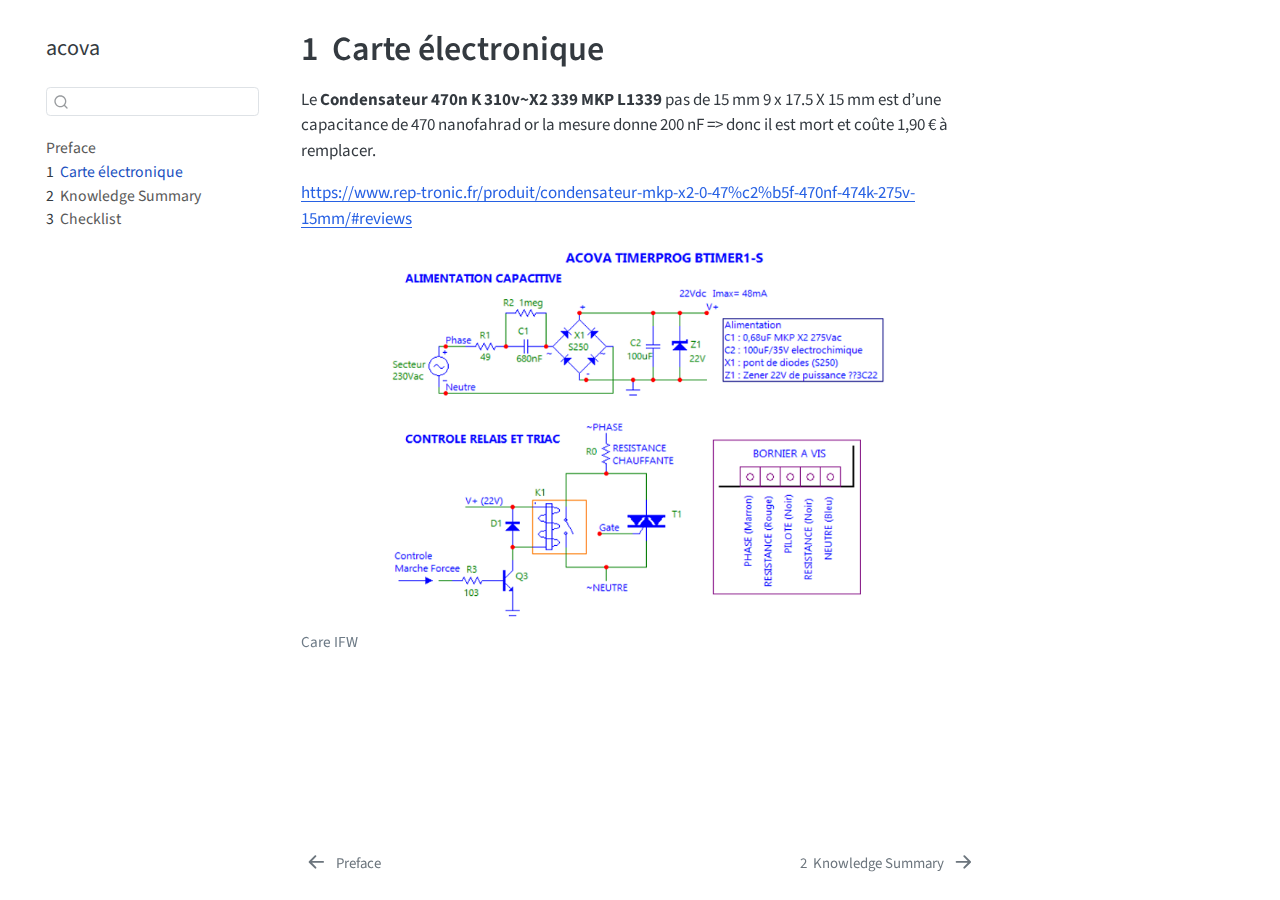
<file: _book/carte.html>
<!DOCTYPE html>
<html xmlns="http://www.w3.org/1999/xhtml" lang="en" xml:lang="en"><head>

<meta charset="utf-8">
<meta name="generator" content="quarto-1.7.32">

<meta name="viewport" content="width=device-width, initial-scale=1.0, user-scalable=yes">


<title>1&nbsp; Carte électronique – acova</title>
<style>
code{white-space: pre-wrap;}
span.smallcaps{font-variant: small-caps;}
div.columns{display: flex; gap: min(4vw, 1.5em);}
div.column{flex: auto; overflow-x: auto;}
div.hanging-indent{margin-left: 1.5em; text-indent: -1.5em;}
ul.task-list{list-style: none;}
ul.task-list li input[type="checkbox"] {
  width: 0.8em;
  margin: 0 0.8em 0.2em -1em; /* quarto-specific, see https://github.com/quarto-dev/quarto-cli/issues/4556 */ 
  vertical-align: middle;
}
</style>


<script src="site_libs/quarto-nav/quarto-nav.js"></script>
<script src="site_libs/quarto-nav/headroom.min.js"></script>
<script src="site_libs/clipboard/clipboard.min.js"></script>
<script src="site_libs/quarto-search/autocomplete.umd.js"></script>
<script src="site_libs/quarto-search/fuse.min.js"></script>
<script src="site_libs/quarto-search/quarto-search.js"></script>
<meta name="quarto:offset" content="./">
<link href="./knowledge.html" rel="next">
<link href="./index.html" rel="prev">
<script src="site_libs/quarto-html/quarto.js" type="module"></script>
<script src="site_libs/quarto-html/tabsets/tabsets.js" type="module"></script>
<script src="site_libs/quarto-html/popper.min.js"></script>
<script src="site_libs/quarto-html/tippy.umd.min.js"></script>
<script src="site_libs/quarto-html/anchor.min.js"></script>
<link href="site_libs/quarto-html/tippy.css" rel="stylesheet">
<link href="site_libs/quarto-html/quarto-syntax-highlighting-37eea08aefeeee20ff55810ff984fec1.css" rel="stylesheet" id="quarto-text-highlighting-styles">
<script src="site_libs/bootstrap/bootstrap.min.js"></script>
<link href="site_libs/bootstrap/bootstrap-icons.css" rel="stylesheet">
<link href="site_libs/bootstrap/bootstrap-1220ad8a65d62df3d9fa926b3dd016fb.min.css" rel="stylesheet" append-hash="true" id="quarto-bootstrap" data-mode="light">
<script id="quarto-search-options" type="application/json">{
  "location": "sidebar",
  "copy-button": false,
  "collapse-after": 3,
  "panel-placement": "start",
  "type": "textbox",
  "limit": 50,
  "keyboard-shortcut": [
    "f",
    "/",
    "s"
  ],
  "show-item-context": false,
  "language": {
    "search-no-results-text": "No results",
    "search-matching-documents-text": "matching documents",
    "search-copy-link-title": "Copy link to search",
    "search-hide-matches-text": "Hide additional matches",
    "search-more-match-text": "more match in this document",
    "search-more-matches-text": "more matches in this document",
    "search-clear-button-title": "Clear",
    "search-text-placeholder": "",
    "search-detached-cancel-button-title": "Cancel",
    "search-submit-button-title": "Submit",
    "search-label": "Search"
  }
}</script>


</head>

<body class="nav-sidebar floating quarto-light">

<div id="quarto-search-results"></div>
  <header id="quarto-header" class="headroom fixed-top">
  <nav class="quarto-secondary-nav">
    <div class="container-fluid d-flex">
      <button type="button" class="quarto-btn-toggle btn" data-bs-toggle="collapse" role="button" data-bs-target=".quarto-sidebar-collapse-item" aria-controls="quarto-sidebar" aria-expanded="false" aria-label="Toggle sidebar navigation" onclick="if (window.quartoToggleHeadroom) { window.quartoToggleHeadroom(); }">
        <i class="bi bi-layout-text-sidebar-reverse"></i>
      </button>
        <nav class="quarto-page-breadcrumbs" aria-label="breadcrumb"><ol class="breadcrumb"><li class="breadcrumb-item"><a href="./carte.html"><span class="chapter-number">1</span>&nbsp; <span class="chapter-title">Carte électronique</span></a></li></ol></nav>
        <a class="flex-grow-1" role="navigation" data-bs-toggle="collapse" data-bs-target=".quarto-sidebar-collapse-item" aria-controls="quarto-sidebar" aria-expanded="false" aria-label="Toggle sidebar navigation" onclick="if (window.quartoToggleHeadroom) { window.quartoToggleHeadroom(); }">      
        </a>
      <button type="button" class="btn quarto-search-button" aria-label="Search" onclick="window.quartoOpenSearch();">
        <i class="bi bi-search"></i>
      </button>
    </div>
  </nav>
</header>
<!-- content -->
<div id="quarto-content" class="quarto-container page-columns page-rows-contents page-layout-article">
<!-- sidebar -->
  <nav id="quarto-sidebar" class="sidebar collapse collapse-horizontal quarto-sidebar-collapse-item sidebar-navigation floating overflow-auto">
    <div class="pt-lg-2 mt-2 text-left sidebar-header">
    <div class="sidebar-title mb-0 py-0">
      <a href="./">acova</a> 
    </div>
      </div>
        <div class="mt-2 flex-shrink-0 align-items-center">
        <div class="sidebar-search">
        <div id="quarto-search" class="" title="Search"></div>
        </div>
        </div>
    <div class="sidebar-menu-container"> 
    <ul class="list-unstyled mt-1">
        <li class="sidebar-item">
  <div class="sidebar-item-container"> 
  <a href="./index.html" class="sidebar-item-text sidebar-link">
 <span class="menu-text">Preface</span></a>
  </div>
</li>
        <li class="sidebar-item">
  <div class="sidebar-item-container"> 
  <a href="./carte.html" class="sidebar-item-text sidebar-link active">
 <span class="menu-text"><span class="chapter-number">1</span>&nbsp; <span class="chapter-title">Carte électronique</span></span></a>
  </div>
</li>
        <li class="sidebar-item">
  <div class="sidebar-item-container"> 
  <a href="./knowledge.html" class="sidebar-item-text sidebar-link">
 <span class="menu-text"><span class="chapter-number">2</span>&nbsp; <span class="chapter-title">Knowledge Summary</span></span></a>
  </div>
</li>
        <li class="sidebar-item">
  <div class="sidebar-item-container"> 
  <a href="./checklist.html" class="sidebar-item-text sidebar-link">
 <span class="menu-text"><span class="chapter-number">3</span>&nbsp; <span class="chapter-title">Checklist</span></span></a>
  </div>
</li>
    </ul>
    </div>
</nav>
<div id="quarto-sidebar-glass" class="quarto-sidebar-collapse-item" data-bs-toggle="collapse" data-bs-target=".quarto-sidebar-collapse-item"></div>
<!-- margin-sidebar -->
    <div id="quarto-margin-sidebar" class="sidebar margin-sidebar zindex-bottom">
        
    </div>
<!-- main -->
<main class="content" id="quarto-document-content">

<header id="title-block-header" class="quarto-title-block default">
<div class="quarto-title">
<h1 class="title"><span class="chapter-number">1</span>&nbsp; <span class="chapter-title">Carte électronique</span></h1>
</div>



<div class="quarto-title-meta">

    
  
    
  </div>
  


</header>


<p>Le <strong>Condensateur 470n K 310v~X2 339 MKP L1339</strong> pas de 15 mm 9 x 17.5 X 15 mm est d’une capacitance de 470 nanofahrad or la mesure donne 200 nF =&gt; donc il est mort et coûte 1,90 € à remplacer.</p>
<p><a href="https://www.rep-tronic.fr/produit/condensateur-mkp-x2-0-47%c2%b5f-470nf-474k-275v-15mm/#reviews" class="uri">https://www.rep-tronic.fr/produit/condensateur-mkp-x2-0-47%c2%b5f-470nf-474k-275v-15mm/#reviews</a></p>
<div class="quarto-figure quarto-figure-center">
<figure class="figure">
<p><img src="schema-timerprog.png" class="img-fluid figure-img" width="500"></p>
<figcaption>Care IFW</figcaption>
</figure>
</div>



</main> <!-- /main -->
<script id="quarto-html-after-body" type="application/javascript">
  window.document.addEventListener("DOMContentLoaded", function (event) {
    const icon = "";
    const anchorJS = new window.AnchorJS();
    anchorJS.options = {
      placement: 'right',
      icon: icon
    };
    anchorJS.add('.anchored');
    const isCodeAnnotation = (el) => {
      for (const clz of el.classList) {
        if (clz.startsWith('code-annotation-')) {                     
          return true;
        }
      }
      return false;
    }
    const onCopySuccess = function(e) {
      // button target
      const button = e.trigger;
      // don't keep focus
      button.blur();
      // flash "checked"
      button.classList.add('code-copy-button-checked');
      var currentTitle = button.getAttribute("title");
      button.setAttribute("title", "Copied!");
      let tooltip;
      if (window.bootstrap) {
        button.setAttribute("data-bs-toggle", "tooltip");
        button.setAttribute("data-bs-placement", "left");
        button.setAttribute("data-bs-title", "Copied!");
        tooltip = new bootstrap.Tooltip(button, 
          { trigger: "manual", 
            customClass: "code-copy-button-tooltip",
            offset: [0, -8]});
        tooltip.show();    
      }
      setTimeout(function() {
        if (tooltip) {
          tooltip.hide();
          button.removeAttribute("data-bs-title");
          button.removeAttribute("data-bs-toggle");
          button.removeAttribute("data-bs-placement");
        }
        button.setAttribute("title", currentTitle);
        button.classList.remove('code-copy-button-checked');
      }, 1000);
      // clear code selection
      e.clearSelection();
    }
    const getTextToCopy = function(trigger) {
        const codeEl = trigger.previousElementSibling.cloneNode(true);
        for (const childEl of codeEl.children) {
          if (isCodeAnnotation(childEl)) {
            childEl.remove();
          }
        }
        return codeEl.innerText;
    }
    const clipboard = new window.ClipboardJS('.code-copy-button:not([data-in-quarto-modal])', {
      text: getTextToCopy
    });
    clipboard.on('success', onCopySuccess);
    if (window.document.getElementById('quarto-embedded-source-code-modal')) {
      const clipboardModal = new window.ClipboardJS('.code-copy-button[data-in-quarto-modal]', {
        text: getTextToCopy,
        container: window.document.getElementById('quarto-embedded-source-code-modal')
      });
      clipboardModal.on('success', onCopySuccess);
    }
      var localhostRegex = new RegExp(/^(?:http|https):\/\/localhost\:?[0-9]*\//);
      var mailtoRegex = new RegExp(/^mailto:/);
        var filterRegex = new RegExp('/' + window.location.host + '/');
      var isInternal = (href) => {
          return filterRegex.test(href) || localhostRegex.test(href) || mailtoRegex.test(href);
      }
      // Inspect non-navigation links and adorn them if external
     var links = window.document.querySelectorAll('a[href]:not(.nav-link):not(.navbar-brand):not(.toc-action):not(.sidebar-link):not(.sidebar-item-toggle):not(.pagination-link):not(.no-external):not([aria-hidden]):not(.dropdown-item):not(.quarto-navigation-tool):not(.about-link)');
      for (var i=0; i<links.length; i++) {
        const link = links[i];
        if (!isInternal(link.href)) {
          // undo the damage that might have been done by quarto-nav.js in the case of
          // links that we want to consider external
          if (link.dataset.originalHref !== undefined) {
            link.href = link.dataset.originalHref;
          }
        }
      }
    function tippyHover(el, contentFn, onTriggerFn, onUntriggerFn) {
      const config = {
        allowHTML: true,
        maxWidth: 500,
        delay: 100,
        arrow: false,
        appendTo: function(el) {
            return el.parentElement;
        },
        interactive: true,
        interactiveBorder: 10,
        theme: 'quarto',
        placement: 'bottom-start',
      };
      if (contentFn) {
        config.content = contentFn;
      }
      if (onTriggerFn) {
        config.onTrigger = onTriggerFn;
      }
      if (onUntriggerFn) {
        config.onUntrigger = onUntriggerFn;
      }
      window.tippy(el, config); 
    }
    const noterefs = window.document.querySelectorAll('a[role="doc-noteref"]');
    for (var i=0; i<noterefs.length; i++) {
      const ref = noterefs[i];
      tippyHover(ref, function() {
        // use id or data attribute instead here
        let href = ref.getAttribute('data-footnote-href') || ref.getAttribute('href');
        try { href = new URL(href).hash; } catch {}
        const id = href.replace(/^#\/?/, "");
        const note = window.document.getElementById(id);
        if (note) {
          return note.innerHTML;
        } else {
          return "";
        }
      });
    }
    const xrefs = window.document.querySelectorAll('a.quarto-xref');
    const processXRef = (id, note) => {
      // Strip column container classes
      const stripColumnClz = (el) => {
        el.classList.remove("page-full", "page-columns");
        if (el.children) {
          for (const child of el.children) {
            stripColumnClz(child);
          }
        }
      }
      stripColumnClz(note)
      if (id === null || id.startsWith('sec-')) {
        // Special case sections, only their first couple elements
        const container = document.createElement("div");
        if (note.children && note.children.length > 2) {
          container.appendChild(note.children[0].cloneNode(true));
          for (let i = 1; i < note.children.length; i++) {
            const child = note.children[i];
            if (child.tagName === "P" && child.innerText === "") {
              continue;
            } else {
              container.appendChild(child.cloneNode(true));
              break;
            }
          }
          if (window.Quarto?.typesetMath) {
            window.Quarto.typesetMath(container);
          }
          return container.innerHTML
        } else {
          if (window.Quarto?.typesetMath) {
            window.Quarto.typesetMath(note);
          }
          return note.innerHTML;
        }
      } else {
        // Remove any anchor links if they are present
        const anchorLink = note.querySelector('a.anchorjs-link');
        if (anchorLink) {
          anchorLink.remove();
        }
        if (window.Quarto?.typesetMath) {
          window.Quarto.typesetMath(note);
        }
        if (note.classList.contains("callout")) {
          return note.outerHTML;
        } else {
          return note.innerHTML;
        }
      }
    }
    for (var i=0; i<xrefs.length; i++) {
      const xref = xrefs[i];
      tippyHover(xref, undefined, function(instance) {
        instance.disable();
        let url = xref.getAttribute('href');
        let hash = undefined; 
        if (url.startsWith('#')) {
          hash = url;
        } else {
          try { hash = new URL(url).hash; } catch {}
        }
        if (hash) {
          const id = hash.replace(/^#\/?/, "");
          const note = window.document.getElementById(id);
          if (note !== null) {
            try {
              const html = processXRef(id, note.cloneNode(true));
              instance.setContent(html);
            } finally {
              instance.enable();
              instance.show();
            }
          } else {
            // See if we can fetch this
            fetch(url.split('#')[0])
            .then(res => res.text())
            .then(html => {
              const parser = new DOMParser();
              const htmlDoc = parser.parseFromString(html, "text/html");
              const note = htmlDoc.getElementById(id);
              if (note !== null) {
                const html = processXRef(id, note);
                instance.setContent(html);
              } 
            }).finally(() => {
              instance.enable();
              instance.show();
            });
          }
        } else {
          // See if we can fetch a full url (with no hash to target)
          // This is a special case and we should probably do some content thinning / targeting
          fetch(url)
          .then(res => res.text())
          .then(html => {
            const parser = new DOMParser();
            const htmlDoc = parser.parseFromString(html, "text/html");
            const note = htmlDoc.querySelector('main.content');
            if (note !== null) {
              // This should only happen for chapter cross references
              // (since there is no id in the URL)
              // remove the first header
              if (note.children.length > 0 && note.children[0].tagName === "HEADER") {
                note.children[0].remove();
              }
              const html = processXRef(null, note);
              instance.setContent(html);
            } 
          }).finally(() => {
            instance.enable();
            instance.show();
          });
        }
      }, function(instance) {
      });
    }
        let selectedAnnoteEl;
        const selectorForAnnotation = ( cell, annotation) => {
          let cellAttr = 'data-code-cell="' + cell + '"';
          let lineAttr = 'data-code-annotation="' +  annotation + '"';
          const selector = 'span[' + cellAttr + '][' + lineAttr + ']';
          return selector;
        }
        const selectCodeLines = (annoteEl) => {
          const doc = window.document;
          const targetCell = annoteEl.getAttribute("data-target-cell");
          const targetAnnotation = annoteEl.getAttribute("data-target-annotation");
          const annoteSpan = window.document.querySelector(selectorForAnnotation(targetCell, targetAnnotation));
          const lines = annoteSpan.getAttribute("data-code-lines").split(",");
          const lineIds = lines.map((line) => {
            return targetCell + "-" + line;
          })
          let top = null;
          let height = null;
          let parent = null;
          if (lineIds.length > 0) {
              //compute the position of the single el (top and bottom and make a div)
              const el = window.document.getElementById(lineIds[0]);
              top = el.offsetTop;
              height = el.offsetHeight;
              parent = el.parentElement.parentElement;
            if (lineIds.length > 1) {
              const lastEl = window.document.getElementById(lineIds[lineIds.length - 1]);
              const bottom = lastEl.offsetTop + lastEl.offsetHeight;
              height = bottom - top;
            }
            if (top !== null && height !== null && parent !== null) {
              // cook up a div (if necessary) and position it 
              let div = window.document.getElementById("code-annotation-line-highlight");
              if (div === null) {
                div = window.document.createElement("div");
                div.setAttribute("id", "code-annotation-line-highlight");
                div.style.position = 'absolute';
                parent.appendChild(div);
              }
              div.style.top = top - 2 + "px";
              div.style.height = height + 4 + "px";
              div.style.left = 0;
              let gutterDiv = window.document.getElementById("code-annotation-line-highlight-gutter");
              if (gutterDiv === null) {
                gutterDiv = window.document.createElement("div");
                gutterDiv.setAttribute("id", "code-annotation-line-highlight-gutter");
                gutterDiv.style.position = 'absolute';
                const codeCell = window.document.getElementById(targetCell);
                const gutter = codeCell.querySelector('.code-annotation-gutter');
                gutter.appendChild(gutterDiv);
              }
              gutterDiv.style.top = top - 2 + "px";
              gutterDiv.style.height = height + 4 + "px";
            }
            selectedAnnoteEl = annoteEl;
          }
        };
        const unselectCodeLines = () => {
          const elementsIds = ["code-annotation-line-highlight", "code-annotation-line-highlight-gutter"];
          elementsIds.forEach((elId) => {
            const div = window.document.getElementById(elId);
            if (div) {
              div.remove();
            }
          });
          selectedAnnoteEl = undefined;
        };
          // Handle positioning of the toggle
      window.addEventListener(
        "resize",
        throttle(() => {
          elRect = undefined;
          if (selectedAnnoteEl) {
            selectCodeLines(selectedAnnoteEl);
          }
        }, 10)
      );
      function throttle(fn, ms) {
      let throttle = false;
      let timer;
        return (...args) => {
          if(!throttle) { // first call gets through
              fn.apply(this, args);
              throttle = true;
          } else { // all the others get throttled
              if(timer) clearTimeout(timer); // cancel #2
              timer = setTimeout(() => {
                fn.apply(this, args);
                timer = throttle = false;
              }, ms);
          }
        };
      }
        // Attach click handler to the DT
        const annoteDls = window.document.querySelectorAll('dt[data-target-cell]');
        for (const annoteDlNode of annoteDls) {
          annoteDlNode.addEventListener('click', (event) => {
            const clickedEl = event.target;
            if (clickedEl !== selectedAnnoteEl) {
              unselectCodeLines();
              const activeEl = window.document.querySelector('dt[data-target-cell].code-annotation-active');
              if (activeEl) {
                activeEl.classList.remove('code-annotation-active');
              }
              selectCodeLines(clickedEl);
              clickedEl.classList.add('code-annotation-active');
            } else {
              // Unselect the line
              unselectCodeLines();
              clickedEl.classList.remove('code-annotation-active');
            }
          });
        }
    const findCites = (el) => {
      const parentEl = el.parentElement;
      if (parentEl) {
        const cites = parentEl.dataset.cites;
        if (cites) {
          return {
            el,
            cites: cites.split(' ')
          };
        } else {
          return findCites(el.parentElement)
        }
      } else {
        return undefined;
      }
    };
    var bibliorefs = window.document.querySelectorAll('a[role="doc-biblioref"]');
    for (var i=0; i<bibliorefs.length; i++) {
      const ref = bibliorefs[i];
      const citeInfo = findCites(ref);
      if (citeInfo) {
        tippyHover(citeInfo.el, function() {
          var popup = window.document.createElement('div');
          citeInfo.cites.forEach(function(cite) {
            var citeDiv = window.document.createElement('div');
            citeDiv.classList.add('hanging-indent');
            citeDiv.classList.add('csl-entry');
            var biblioDiv = window.document.getElementById('ref-' + cite);
            if (biblioDiv) {
              citeDiv.innerHTML = biblioDiv.innerHTML;
            }
            popup.appendChild(citeDiv);
          });
          return popup.innerHTML;
        });
      }
    }
  });
  </script>
<nav class="page-navigation">
  <div class="nav-page nav-page-previous">
      <a href="./index.html" class="pagination-link" aria-label="Preface">
        <i class="bi bi-arrow-left-short"></i> <span class="nav-page-text">Preface</span>
      </a>          
  </div>
  <div class="nav-page nav-page-next">
      <a href="./knowledge.html" class="pagination-link" aria-label="Knowledge Summary">
        <span class="nav-page-text"><span class="chapter-number">2</span>&nbsp; <span class="chapter-title">Knowledge Summary</span></span> <i class="bi bi-arrow-right-short"></i>
      </a>
  </div>
</nav>
</div> <!-- /content -->




</body></html>
</file>
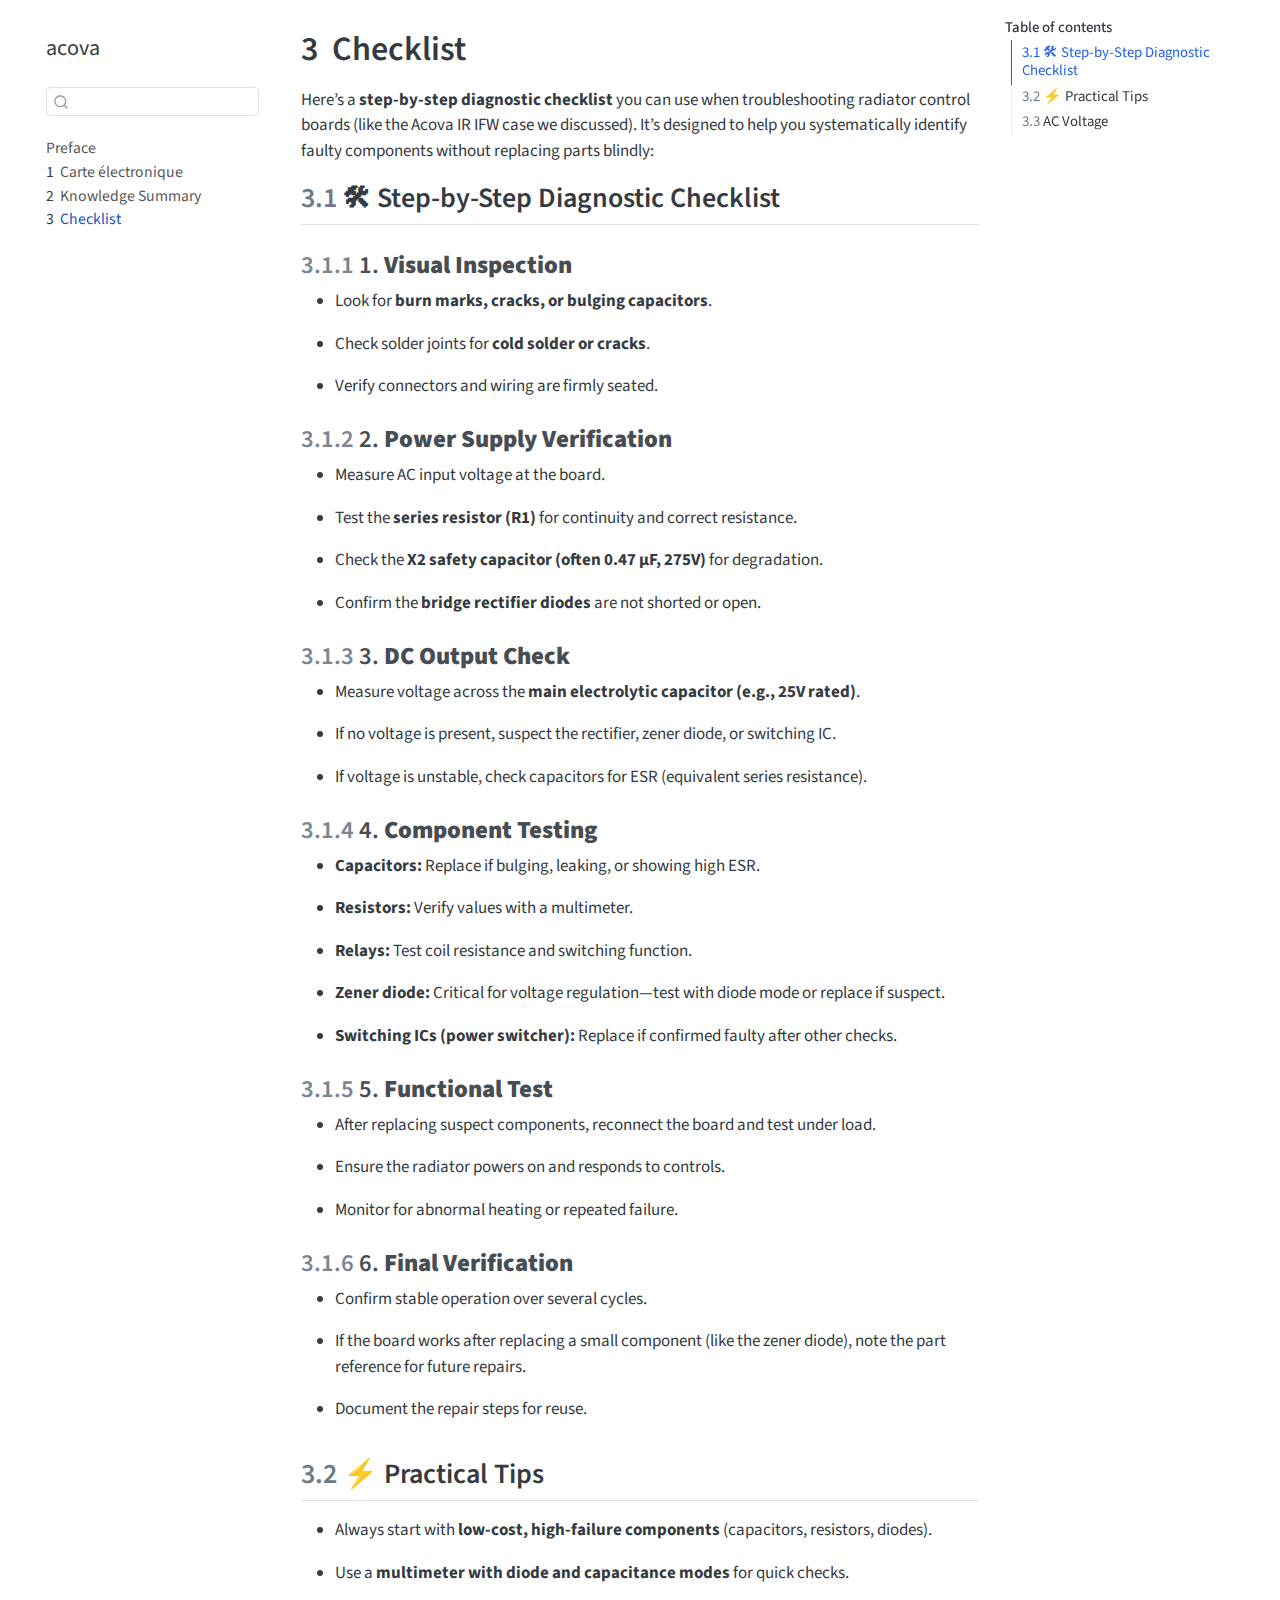
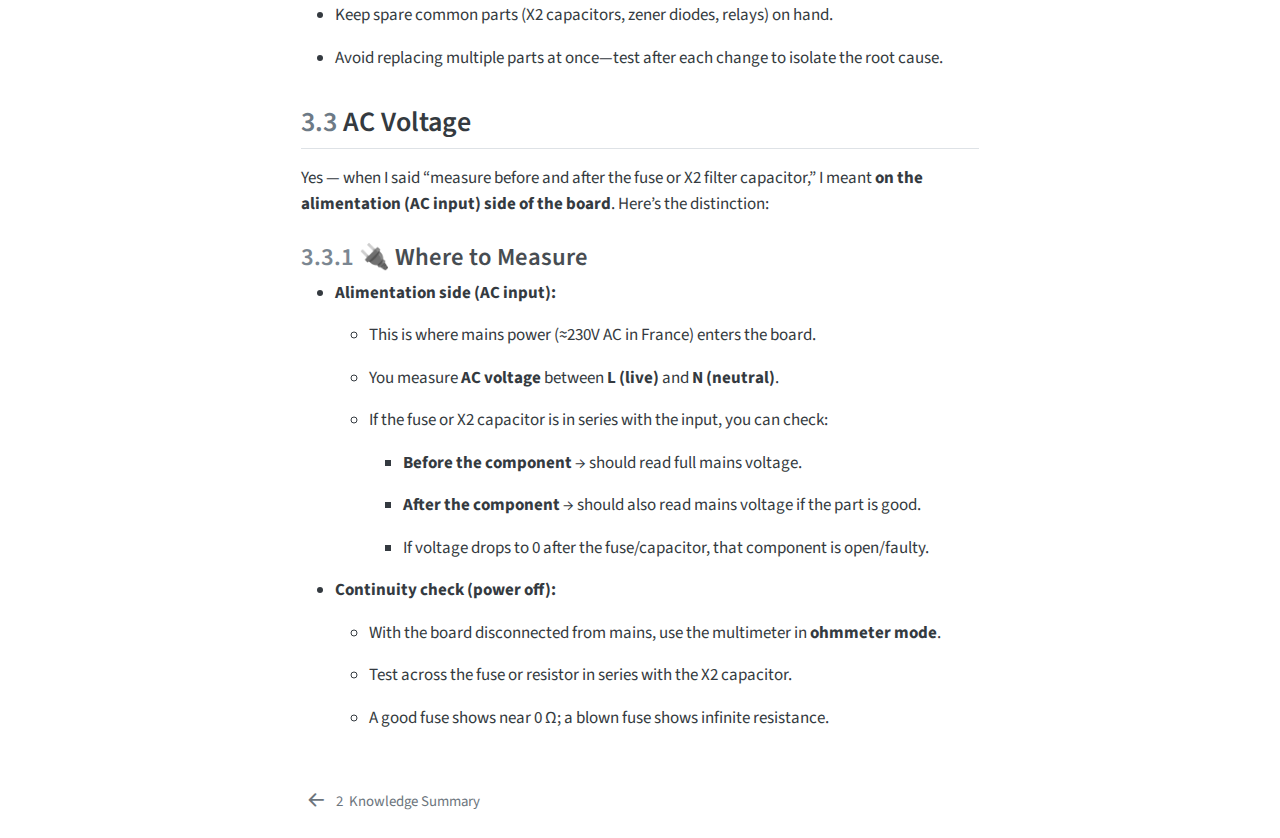
<file: _book/checklist.html>
<!DOCTYPE html>
<html xmlns="http://www.w3.org/1999/xhtml" lang="en" xml:lang="en"><head>

<meta charset="utf-8">
<meta name="generator" content="quarto-1.7.32">

<meta name="viewport" content="width=device-width, initial-scale=1.0, user-scalable=yes">


<title>3&nbsp; Checklist – acova</title>
<style>
code{white-space: pre-wrap;}
span.smallcaps{font-variant: small-caps;}
div.columns{display: flex; gap: min(4vw, 1.5em);}
div.column{flex: auto; overflow-x: auto;}
div.hanging-indent{margin-left: 1.5em; text-indent: -1.5em;}
ul.task-list{list-style: none;}
ul.task-list li input[type="checkbox"] {
  width: 0.8em;
  margin: 0 0.8em 0.2em -1em; /* quarto-specific, see https://github.com/quarto-dev/quarto-cli/issues/4556 */ 
  vertical-align: middle;
}
</style>


<script src="site_libs/quarto-nav/quarto-nav.js"></script>
<script src="site_libs/quarto-nav/headroom.min.js"></script>
<script src="site_libs/clipboard/clipboard.min.js"></script>
<script src="site_libs/quarto-search/autocomplete.umd.js"></script>
<script src="site_libs/quarto-search/fuse.min.js"></script>
<script src="site_libs/quarto-search/quarto-search.js"></script>
<meta name="quarto:offset" content="./">
<link href="./knowledge.html" rel="prev">
<script src="site_libs/quarto-html/quarto.js" type="module"></script>
<script src="site_libs/quarto-html/tabsets/tabsets.js" type="module"></script>
<script src="site_libs/quarto-html/popper.min.js"></script>
<script src="site_libs/quarto-html/tippy.umd.min.js"></script>
<script src="site_libs/quarto-html/anchor.min.js"></script>
<link href="site_libs/quarto-html/tippy.css" rel="stylesheet">
<link href="site_libs/quarto-html/quarto-syntax-highlighting-37eea08aefeeee20ff55810ff984fec1.css" rel="stylesheet" id="quarto-text-highlighting-styles">
<script src="site_libs/bootstrap/bootstrap.min.js"></script>
<link href="site_libs/bootstrap/bootstrap-icons.css" rel="stylesheet">
<link href="site_libs/bootstrap/bootstrap-1220ad8a65d62df3d9fa926b3dd016fb.min.css" rel="stylesheet" append-hash="true" id="quarto-bootstrap" data-mode="light">
<script id="quarto-search-options" type="application/json">{
  "location": "sidebar",
  "copy-button": false,
  "collapse-after": 3,
  "panel-placement": "start",
  "type": "textbox",
  "limit": 50,
  "keyboard-shortcut": [
    "f",
    "/",
    "s"
  ],
  "show-item-context": false,
  "language": {
    "search-no-results-text": "No results",
    "search-matching-documents-text": "matching documents",
    "search-copy-link-title": "Copy link to search",
    "search-hide-matches-text": "Hide additional matches",
    "search-more-match-text": "more match in this document",
    "search-more-matches-text": "more matches in this document",
    "search-clear-button-title": "Clear",
    "search-text-placeholder": "",
    "search-detached-cancel-button-title": "Cancel",
    "search-submit-button-title": "Submit",
    "search-label": "Search"
  }
}</script>


</head>

<body class="nav-sidebar floating quarto-light">

<div id="quarto-search-results"></div>
  <header id="quarto-header" class="headroom fixed-top">
  <nav class="quarto-secondary-nav">
    <div class="container-fluid d-flex">
      <button type="button" class="quarto-btn-toggle btn" data-bs-toggle="collapse" role="button" data-bs-target=".quarto-sidebar-collapse-item" aria-controls="quarto-sidebar" aria-expanded="false" aria-label="Toggle sidebar navigation" onclick="if (window.quartoToggleHeadroom) { window.quartoToggleHeadroom(); }">
        <i class="bi bi-layout-text-sidebar-reverse"></i>
      </button>
        <nav class="quarto-page-breadcrumbs" aria-label="breadcrumb"><ol class="breadcrumb"><li class="breadcrumb-item"><a href="./checklist.html"><span class="chapter-number">3</span>&nbsp; <span class="chapter-title">Checklist</span></a></li></ol></nav>
        <a class="flex-grow-1" role="navigation" data-bs-toggle="collapse" data-bs-target=".quarto-sidebar-collapse-item" aria-controls="quarto-sidebar" aria-expanded="false" aria-label="Toggle sidebar navigation" onclick="if (window.quartoToggleHeadroom) { window.quartoToggleHeadroom(); }">      
        </a>
      <button type="button" class="btn quarto-search-button" aria-label="Search" onclick="window.quartoOpenSearch();">
        <i class="bi bi-search"></i>
      </button>
    </div>
  </nav>
</header>
<!-- content -->
<div id="quarto-content" class="quarto-container page-columns page-rows-contents page-layout-article">
<!-- sidebar -->
  <nav id="quarto-sidebar" class="sidebar collapse collapse-horizontal quarto-sidebar-collapse-item sidebar-navigation floating overflow-auto">
    <div class="pt-lg-2 mt-2 text-left sidebar-header">
    <div class="sidebar-title mb-0 py-0">
      <a href="./">acova</a> 
    </div>
      </div>
        <div class="mt-2 flex-shrink-0 align-items-center">
        <div class="sidebar-search">
        <div id="quarto-search" class="" title="Search"></div>
        </div>
        </div>
    <div class="sidebar-menu-container"> 
    <ul class="list-unstyled mt-1">
        <li class="sidebar-item">
  <div class="sidebar-item-container"> 
  <a href="./index.html" class="sidebar-item-text sidebar-link">
 <span class="menu-text">Preface</span></a>
  </div>
</li>
        <li class="sidebar-item">
  <div class="sidebar-item-container"> 
  <a href="./carte.html" class="sidebar-item-text sidebar-link">
 <span class="menu-text"><span class="chapter-number">1</span>&nbsp; <span class="chapter-title">Carte électronique</span></span></a>
  </div>
</li>
        <li class="sidebar-item">
  <div class="sidebar-item-container"> 
  <a href="./knowledge.html" class="sidebar-item-text sidebar-link">
 <span class="menu-text"><span class="chapter-number">2</span>&nbsp; <span class="chapter-title">Knowledge Summary</span></span></a>
  </div>
</li>
        <li class="sidebar-item">
  <div class="sidebar-item-container"> 
  <a href="./checklist.html" class="sidebar-item-text sidebar-link active">
 <span class="menu-text"><span class="chapter-number">3</span>&nbsp; <span class="chapter-title">Checklist</span></span></a>
  </div>
</li>
    </ul>
    </div>
</nav>
<div id="quarto-sidebar-glass" class="quarto-sidebar-collapse-item" data-bs-toggle="collapse" data-bs-target=".quarto-sidebar-collapse-item"></div>
<!-- margin-sidebar -->
    <div id="quarto-margin-sidebar" class="sidebar margin-sidebar">
        <nav id="TOC" role="doc-toc" class="toc-active">
    <h2 id="toc-title">Table of contents</h2>
   
  <ul>
  <li><a href="#stepbystep-diagnostic-checklist" id="toc-stepbystep-diagnostic-checklist" class="nav-link active" data-scroll-target="#stepbystep-diagnostic-checklist"><span class="header-section-number">3.1</span> 🛠 Step‑by‑Step Diagnostic Checklist</a>
  <ul class="collapse">
  <li><a href="#visual-inspection" id="toc-visual-inspection" class="nav-link" data-scroll-target="#visual-inspection"><span class="header-section-number">3.1.1</span> 1. <strong>Visual Inspection</strong></a></li>
  <li><a href="#power-supply-verification" id="toc-power-supply-verification" class="nav-link" data-scroll-target="#power-supply-verification"><span class="header-section-number">3.1.2</span> 2. <strong>Power Supply Verification</strong></a></li>
  <li><a href="#dc-output-check" id="toc-dc-output-check" class="nav-link" data-scroll-target="#dc-output-check"><span class="header-section-number">3.1.3</span> 3. <strong>DC Output Check</strong></a></li>
  <li><a href="#component-testing" id="toc-component-testing" class="nav-link" data-scroll-target="#component-testing"><span class="header-section-number">3.1.4</span> 4. <strong>Component Testing</strong></a></li>
  <li><a href="#functional-test" id="toc-functional-test" class="nav-link" data-scroll-target="#functional-test"><span class="header-section-number">3.1.5</span> 5. <strong>Functional Test</strong></a></li>
  <li><a href="#final-verification" id="toc-final-verification" class="nav-link" data-scroll-target="#final-verification"><span class="header-section-number">3.1.6</span> 6. <strong>Final Verification</strong></a></li>
  </ul></li>
  <li><a href="#practical-tips" id="toc-practical-tips" class="nav-link" data-scroll-target="#practical-tips"><span class="header-section-number">3.2</span> ⚡ Practical Tips</a></li>
  <li><a href="#ac-voltage" id="toc-ac-voltage" class="nav-link" data-scroll-target="#ac-voltage"><span class="header-section-number">3.3</span> AC Voltage</a>
  <ul class="collapse">
  <li><a href="#where-to-measure" id="toc-where-to-measure" class="nav-link" data-scroll-target="#where-to-measure"><span class="header-section-number">3.3.1</span> 🔌 Where to Measure</a></li>
  </ul></li>
  </ul>
</nav>
    </div>
<!-- main -->
<main class="content" id="quarto-document-content">

<header id="title-block-header" class="quarto-title-block default">
<div class="quarto-title">
<h1 class="title"><span class="chapter-number">3</span>&nbsp; <span class="chapter-title">Checklist</span></h1>
</div>



<div class="quarto-title-meta">

    
  
    
  </div>
  


</header>


<p>Here’s a <strong>step‑by‑step diagnostic checklist</strong> you can use when troubleshooting radiator control boards (like the Acova IR IFW case we discussed). It’s designed to help you systematically identify faulty components without replacing parts blindly:</p>
<section id="stepbystep-diagnostic-checklist" class="level2" data-number="3.1">
<h2 data-number="3.1" class="anchored" data-anchor-id="stepbystep-diagnostic-checklist"><span class="header-section-number">3.1</span> 🛠 Step‑by‑Step Diagnostic Checklist</h2>
<section id="visual-inspection" class="level3" data-number="3.1.1">
<h3 data-number="3.1.1" class="anchored" data-anchor-id="visual-inspection"><span class="header-section-number">3.1.1</span> 1. <strong>Visual Inspection</strong></h3>
<ul>
<li><p>Look for <strong>burn marks, cracks, or bulging capacitors</strong>.</p></li>
<li><p>Check solder joints for <strong>cold solder or cracks</strong>.</p></li>
<li><p>Verify connectors and wiring are firmly seated.</p></li>
</ul>
</section>
<section id="power-supply-verification" class="level3" data-number="3.1.2">
<h3 data-number="3.1.2" class="anchored" data-anchor-id="power-supply-verification"><span class="header-section-number">3.1.2</span> 2. <strong>Power Supply Verification</strong></h3>
<ul>
<li><p>Measure AC input voltage at the board.</p></li>
<li><p>Test the <strong>series resistor (R1)</strong> for continuity and correct resistance.</p></li>
<li><p>Check the <strong>X2 safety capacitor (often 0.47 µF, 275V)</strong> for degradation.</p></li>
<li><p>Confirm the <strong>bridge rectifier diodes</strong> are not shorted or open.</p></li>
</ul>
</section>
<section id="dc-output-check" class="level3" data-number="3.1.3">
<h3 data-number="3.1.3" class="anchored" data-anchor-id="dc-output-check"><span class="header-section-number">3.1.3</span> 3. <strong>DC Output Check</strong></h3>
<ul>
<li><p>Measure voltage across the <strong>main electrolytic capacitor (e.g., 25V rated)</strong>.</p></li>
<li><p>If no voltage is present, suspect the rectifier, zener diode, or switching IC.</p></li>
<li><p>If voltage is unstable, check capacitors for ESR (equivalent series resistance).</p></li>
</ul>
</section>
<section id="component-testing" class="level3" data-number="3.1.4">
<h3 data-number="3.1.4" class="anchored" data-anchor-id="component-testing"><span class="header-section-number">3.1.4</span> 4. <strong>Component Testing</strong></h3>
<ul>
<li><p><strong>Capacitors:</strong> Replace if bulging, leaking, or showing high ESR.</p></li>
<li><p><strong>Resistors:</strong> Verify values with a multimeter.</p></li>
<li><p><strong>Relays:</strong> Test coil resistance and switching function.</p></li>
<li><p><strong>Zener diode:</strong> Critical for voltage regulation—test with diode mode or replace if suspect.</p></li>
<li><p><strong>Switching ICs (power switcher):</strong> Replace if confirmed faulty after other checks.</p></li>
</ul>
</section>
<section id="functional-test" class="level3" data-number="3.1.5">
<h3 data-number="3.1.5" class="anchored" data-anchor-id="functional-test"><span class="header-section-number">3.1.5</span> 5. <strong>Functional Test</strong></h3>
<ul>
<li><p>After replacing suspect components, reconnect the board and test under load.</p></li>
<li><p>Ensure the radiator powers on and responds to controls.</p></li>
<li><p>Monitor for abnormal heating or repeated failure.</p></li>
</ul>
</section>
<section id="final-verification" class="level3" data-number="3.1.6">
<h3 data-number="3.1.6" class="anchored" data-anchor-id="final-verification"><span class="header-section-number">3.1.6</span> 6. <strong>Final Verification</strong></h3>
<ul>
<li><p>Confirm stable operation over several cycles.</p></li>
<li><p>If the board works after replacing a small component (like the zener diode), note the part reference for future repairs.</p></li>
<li><p>Document the repair steps for reuse.</p></li>
</ul>
</section>
</section>
<section id="practical-tips" class="level2" data-number="3.2">
<h2 data-number="3.2" class="anchored" data-anchor-id="practical-tips"><span class="header-section-number">3.2</span> ⚡ Practical Tips</h2>
<ul>
<li><p>Always start with <strong>low‑cost, high‑failure components</strong> (capacitors, resistors, diodes).</p></li>
<li><p>Use a <strong>multimeter with diode and capacitance modes</strong> for quick checks.</p></li>
<li><p>Keep spare common parts (X2 capacitors, zener diodes, relays) on hand.</p></li>
<li><p>Avoid replacing multiple parts at once—test after each change to isolate the root cause.</p></li>
</ul>
</section>
<section id="ac-voltage" class="level2" data-number="3.3">
<h2 data-number="3.3" class="anchored" data-anchor-id="ac-voltage"><span class="header-section-number">3.3</span> AC Voltage</h2>
<p>Yes — when I said “measure before and after the fuse or X2 filter capacitor,” I meant <strong>on the alimentation (AC input) side of the board</strong>. Here’s the distinction:</p>
<section id="where-to-measure" class="level3" data-number="3.3.1">
<h3 data-number="3.3.1" class="anchored" data-anchor-id="where-to-measure"><span class="header-section-number">3.3.1</span> 🔌 Where to Measure</h3>
<ul>
<li><p><strong>Alimentation side (AC input):</strong></p>
<ul>
<li><p>This is where mains power (≈230V AC in France) enters the board.</p></li>
<li><p>You measure <strong>AC voltage</strong> between <strong>L (live)</strong> and <strong>N (neutral)</strong>.</p></li>
<li><p>If the fuse or X2 capacitor is in series with the input, you can check:</p>
<ul>
<li><p><strong>Before the component</strong> → should read full mains voltage.</p></li>
<li><p><strong>After the component</strong> → should also read mains voltage if the part is good.</p></li>
<li><p>If voltage drops to 0 after the fuse/capacitor, that component is open/faulty.</p></li>
</ul></li>
</ul></li>
<li><p><strong>Continuity check (power off):</strong></p>
<ul>
<li><p>With the board disconnected from mains, use the multimeter in <strong>ohmmeter mode</strong>.</p></li>
<li><p>Test across the fuse or resistor in series with the X2 capacitor.</p></li>
<li><p>A good fuse shows near 0 Ω; a blown fuse shows infinite resistance.</p></li>
</ul></li>
</ul>


</section>
</section>

</main> <!-- /main -->
<script id="quarto-html-after-body" type="application/javascript">
  window.document.addEventListener("DOMContentLoaded", function (event) {
    const icon = "";
    const anchorJS = new window.AnchorJS();
    anchorJS.options = {
      placement: 'right',
      icon: icon
    };
    anchorJS.add('.anchored');
    const isCodeAnnotation = (el) => {
      for (const clz of el.classList) {
        if (clz.startsWith('code-annotation-')) {                     
          return true;
        }
      }
      return false;
    }
    const onCopySuccess = function(e) {
      // button target
      const button = e.trigger;
      // don't keep focus
      button.blur();
      // flash "checked"
      button.classList.add('code-copy-button-checked');
      var currentTitle = button.getAttribute("title");
      button.setAttribute("title", "Copied!");
      let tooltip;
      if (window.bootstrap) {
        button.setAttribute("data-bs-toggle", "tooltip");
        button.setAttribute("data-bs-placement", "left");
        button.setAttribute("data-bs-title", "Copied!");
        tooltip = new bootstrap.Tooltip(button, 
          { trigger: "manual", 
            customClass: "code-copy-button-tooltip",
            offset: [0, -8]});
        tooltip.show();    
      }
      setTimeout(function() {
        if (tooltip) {
          tooltip.hide();
          button.removeAttribute("data-bs-title");
          button.removeAttribute("data-bs-toggle");
          button.removeAttribute("data-bs-placement");
        }
        button.setAttribute("title", currentTitle);
        button.classList.remove('code-copy-button-checked');
      }, 1000);
      // clear code selection
      e.clearSelection();
    }
    const getTextToCopy = function(trigger) {
        const codeEl = trigger.previousElementSibling.cloneNode(true);
        for (const childEl of codeEl.children) {
          if (isCodeAnnotation(childEl)) {
            childEl.remove();
          }
        }
        return codeEl.innerText;
    }
    const clipboard = new window.ClipboardJS('.code-copy-button:not([data-in-quarto-modal])', {
      text: getTextToCopy
    });
    clipboard.on('success', onCopySuccess);
    if (window.document.getElementById('quarto-embedded-source-code-modal')) {
      const clipboardModal = new window.ClipboardJS('.code-copy-button[data-in-quarto-modal]', {
        text: getTextToCopy,
        container: window.document.getElementById('quarto-embedded-source-code-modal')
      });
      clipboardModal.on('success', onCopySuccess);
    }
      var localhostRegex = new RegExp(/^(?:http|https):\/\/localhost\:?[0-9]*\//);
      var mailtoRegex = new RegExp(/^mailto:/);
        var filterRegex = new RegExp('/' + window.location.host + '/');
      var isInternal = (href) => {
          return filterRegex.test(href) || localhostRegex.test(href) || mailtoRegex.test(href);
      }
      // Inspect non-navigation links and adorn them if external
     var links = window.document.querySelectorAll('a[href]:not(.nav-link):not(.navbar-brand):not(.toc-action):not(.sidebar-link):not(.sidebar-item-toggle):not(.pagination-link):not(.no-external):not([aria-hidden]):not(.dropdown-item):not(.quarto-navigation-tool):not(.about-link)');
      for (var i=0; i<links.length; i++) {
        const link = links[i];
        if (!isInternal(link.href)) {
          // undo the damage that might have been done by quarto-nav.js in the case of
          // links that we want to consider external
          if (link.dataset.originalHref !== undefined) {
            link.href = link.dataset.originalHref;
          }
        }
      }
    function tippyHover(el, contentFn, onTriggerFn, onUntriggerFn) {
      const config = {
        allowHTML: true,
        maxWidth: 500,
        delay: 100,
        arrow: false,
        appendTo: function(el) {
            return el.parentElement;
        },
        interactive: true,
        interactiveBorder: 10,
        theme: 'quarto',
        placement: 'bottom-start',
      };
      if (contentFn) {
        config.content = contentFn;
      }
      if (onTriggerFn) {
        config.onTrigger = onTriggerFn;
      }
      if (onUntriggerFn) {
        config.onUntrigger = onUntriggerFn;
      }
      window.tippy(el, config); 
    }
    const noterefs = window.document.querySelectorAll('a[role="doc-noteref"]');
    for (var i=0; i<noterefs.length; i++) {
      const ref = noterefs[i];
      tippyHover(ref, function() {
        // use id or data attribute instead here
        let href = ref.getAttribute('data-footnote-href') || ref.getAttribute('href');
        try { href = new URL(href).hash; } catch {}
        const id = href.replace(/^#\/?/, "");
        const note = window.document.getElementById(id);
        if (note) {
          return note.innerHTML;
        } else {
          return "";
        }
      });
    }
    const xrefs = window.document.querySelectorAll('a.quarto-xref');
    const processXRef = (id, note) => {
      // Strip column container classes
      const stripColumnClz = (el) => {
        el.classList.remove("page-full", "page-columns");
        if (el.children) {
          for (const child of el.children) {
            stripColumnClz(child);
          }
        }
      }
      stripColumnClz(note)
      if (id === null || id.startsWith('sec-')) {
        // Special case sections, only their first couple elements
        const container = document.createElement("div");
        if (note.children && note.children.length > 2) {
          container.appendChild(note.children[0].cloneNode(true));
          for (let i = 1; i < note.children.length; i++) {
            const child = note.children[i];
            if (child.tagName === "P" && child.innerText === "") {
              continue;
            } else {
              container.appendChild(child.cloneNode(true));
              break;
            }
          }
          if (window.Quarto?.typesetMath) {
            window.Quarto.typesetMath(container);
          }
          return container.innerHTML
        } else {
          if (window.Quarto?.typesetMath) {
            window.Quarto.typesetMath(note);
          }
          return note.innerHTML;
        }
      } else {
        // Remove any anchor links if they are present
        const anchorLink = note.querySelector('a.anchorjs-link');
        if (anchorLink) {
          anchorLink.remove();
        }
        if (window.Quarto?.typesetMath) {
          window.Quarto.typesetMath(note);
        }
        if (note.classList.contains("callout")) {
          return note.outerHTML;
        } else {
          return note.innerHTML;
        }
      }
    }
    for (var i=0; i<xrefs.length; i++) {
      const xref = xrefs[i];
      tippyHover(xref, undefined, function(instance) {
        instance.disable();
        let url = xref.getAttribute('href');
        let hash = undefined; 
        if (url.startsWith('#')) {
          hash = url;
        } else {
          try { hash = new URL(url).hash; } catch {}
        }
        if (hash) {
          const id = hash.replace(/^#\/?/, "");
          const note = window.document.getElementById(id);
          if (note !== null) {
            try {
              const html = processXRef(id, note.cloneNode(true));
              instance.setContent(html);
            } finally {
              instance.enable();
              instance.show();
            }
          } else {
            // See if we can fetch this
            fetch(url.split('#')[0])
            .then(res => res.text())
            .then(html => {
              const parser = new DOMParser();
              const htmlDoc = parser.parseFromString(html, "text/html");
              const note = htmlDoc.getElementById(id);
              if (note !== null) {
                const html = processXRef(id, note);
                instance.setContent(html);
              } 
            }).finally(() => {
              instance.enable();
              instance.show();
            });
          }
        } else {
          // See if we can fetch a full url (with no hash to target)
          // This is a special case and we should probably do some content thinning / targeting
          fetch(url)
          .then(res => res.text())
          .then(html => {
            const parser = new DOMParser();
            const htmlDoc = parser.parseFromString(html, "text/html");
            const note = htmlDoc.querySelector('main.content');
            if (note !== null) {
              // This should only happen for chapter cross references
              // (since there is no id in the URL)
              // remove the first header
              if (note.children.length > 0 && note.children[0].tagName === "HEADER") {
                note.children[0].remove();
              }
              const html = processXRef(null, note);
              instance.setContent(html);
            } 
          }).finally(() => {
            instance.enable();
            instance.show();
          });
        }
      }, function(instance) {
      });
    }
        let selectedAnnoteEl;
        const selectorForAnnotation = ( cell, annotation) => {
          let cellAttr = 'data-code-cell="' + cell + '"';
          let lineAttr = 'data-code-annotation="' +  annotation + '"';
          const selector = 'span[' + cellAttr + '][' + lineAttr + ']';
          return selector;
        }
        const selectCodeLines = (annoteEl) => {
          const doc = window.document;
          const targetCell = annoteEl.getAttribute("data-target-cell");
          const targetAnnotation = annoteEl.getAttribute("data-target-annotation");
          const annoteSpan = window.document.querySelector(selectorForAnnotation(targetCell, targetAnnotation));
          const lines = annoteSpan.getAttribute("data-code-lines").split(",");
          const lineIds = lines.map((line) => {
            return targetCell + "-" + line;
          })
          let top = null;
          let height = null;
          let parent = null;
          if (lineIds.length > 0) {
              //compute the position of the single el (top and bottom and make a div)
              const el = window.document.getElementById(lineIds[0]);
              top = el.offsetTop;
              height = el.offsetHeight;
              parent = el.parentElement.parentElement;
            if (lineIds.length > 1) {
              const lastEl = window.document.getElementById(lineIds[lineIds.length - 1]);
              const bottom = lastEl.offsetTop + lastEl.offsetHeight;
              height = bottom - top;
            }
            if (top !== null && height !== null && parent !== null) {
              // cook up a div (if necessary) and position it 
              let div = window.document.getElementById("code-annotation-line-highlight");
              if (div === null) {
                div = window.document.createElement("div");
                div.setAttribute("id", "code-annotation-line-highlight");
                div.style.position = 'absolute';
                parent.appendChild(div);
              }
              div.style.top = top - 2 + "px";
              div.style.height = height + 4 + "px";
              div.style.left = 0;
              let gutterDiv = window.document.getElementById("code-annotation-line-highlight-gutter");
              if (gutterDiv === null) {
                gutterDiv = window.document.createElement("div");
                gutterDiv.setAttribute("id", "code-annotation-line-highlight-gutter");
                gutterDiv.style.position = 'absolute';
                const codeCell = window.document.getElementById(targetCell);
                const gutter = codeCell.querySelector('.code-annotation-gutter');
                gutter.appendChild(gutterDiv);
              }
              gutterDiv.style.top = top - 2 + "px";
              gutterDiv.style.height = height + 4 + "px";
            }
            selectedAnnoteEl = annoteEl;
          }
        };
        const unselectCodeLines = () => {
          const elementsIds = ["code-annotation-line-highlight", "code-annotation-line-highlight-gutter"];
          elementsIds.forEach((elId) => {
            const div = window.document.getElementById(elId);
            if (div) {
              div.remove();
            }
          });
          selectedAnnoteEl = undefined;
        };
          // Handle positioning of the toggle
      window.addEventListener(
        "resize",
        throttle(() => {
          elRect = undefined;
          if (selectedAnnoteEl) {
            selectCodeLines(selectedAnnoteEl);
          }
        }, 10)
      );
      function throttle(fn, ms) {
      let throttle = false;
      let timer;
        return (...args) => {
          if(!throttle) { // first call gets through
              fn.apply(this, args);
              throttle = true;
          } else { // all the others get throttled
              if(timer) clearTimeout(timer); // cancel #2
              timer = setTimeout(() => {
                fn.apply(this, args);
                timer = throttle = false;
              }, ms);
          }
        };
      }
        // Attach click handler to the DT
        const annoteDls = window.document.querySelectorAll('dt[data-target-cell]');
        for (const annoteDlNode of annoteDls) {
          annoteDlNode.addEventListener('click', (event) => {
            const clickedEl = event.target;
            if (clickedEl !== selectedAnnoteEl) {
              unselectCodeLines();
              const activeEl = window.document.querySelector('dt[data-target-cell].code-annotation-active');
              if (activeEl) {
                activeEl.classList.remove('code-annotation-active');
              }
              selectCodeLines(clickedEl);
              clickedEl.classList.add('code-annotation-active');
            } else {
              // Unselect the line
              unselectCodeLines();
              clickedEl.classList.remove('code-annotation-active');
            }
          });
        }
    const findCites = (el) => {
      const parentEl = el.parentElement;
      if (parentEl) {
        const cites = parentEl.dataset.cites;
        if (cites) {
          return {
            el,
            cites: cites.split(' ')
          };
        } else {
          return findCites(el.parentElement)
        }
      } else {
        return undefined;
      }
    };
    var bibliorefs = window.document.querySelectorAll('a[role="doc-biblioref"]');
    for (var i=0; i<bibliorefs.length; i++) {
      const ref = bibliorefs[i];
      const citeInfo = findCites(ref);
      if (citeInfo) {
        tippyHover(citeInfo.el, function() {
          var popup = window.document.createElement('div');
          citeInfo.cites.forEach(function(cite) {
            var citeDiv = window.document.createElement('div');
            citeDiv.classList.add('hanging-indent');
            citeDiv.classList.add('csl-entry');
            var biblioDiv = window.document.getElementById('ref-' + cite);
            if (biblioDiv) {
              citeDiv.innerHTML = biblioDiv.innerHTML;
            }
            popup.appendChild(citeDiv);
          });
          return popup.innerHTML;
        });
      }
    }
  });
  </script>
<nav class="page-navigation">
  <div class="nav-page nav-page-previous">
      <a href="./knowledge.html" class="pagination-link" aria-label="Knowledge Summary">
        <i class="bi bi-arrow-left-short"></i> <span class="nav-page-text"><span class="chapter-number">2</span>&nbsp; <span class="chapter-title">Knowledge Summary</span></span>
      </a>          
  </div>
  <div class="nav-page nav-page-next">
  </div>
</nav>
</div> <!-- /content -->




</body></html>
</file>
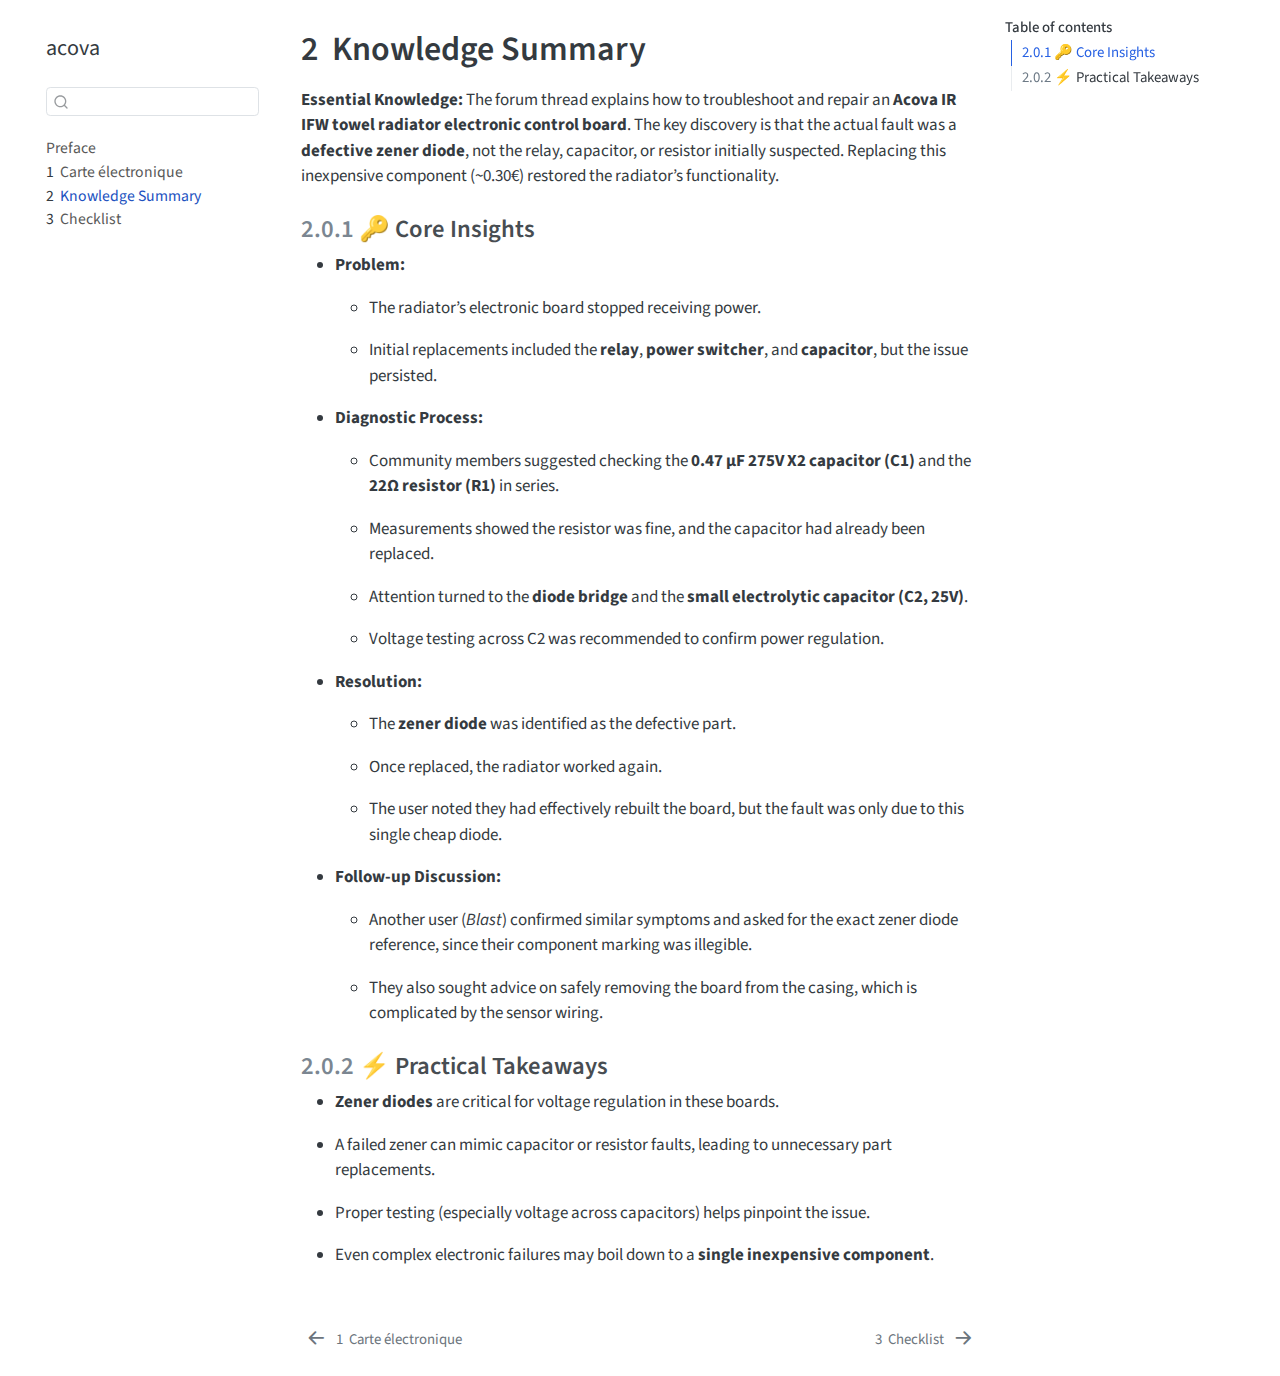
<file: _book/knowledge.html>
<!DOCTYPE html>
<html xmlns="http://www.w3.org/1999/xhtml" lang="en" xml:lang="en"><head>

<meta charset="utf-8">
<meta name="generator" content="quarto-1.7.32">

<meta name="viewport" content="width=device-width, initial-scale=1.0, user-scalable=yes">


<title>2&nbsp; Knowledge Summary – acova</title>
<style>
code{white-space: pre-wrap;}
span.smallcaps{font-variant: small-caps;}
div.columns{display: flex; gap: min(4vw, 1.5em);}
div.column{flex: auto; overflow-x: auto;}
div.hanging-indent{margin-left: 1.5em; text-indent: -1.5em;}
ul.task-list{list-style: none;}
ul.task-list li input[type="checkbox"] {
  width: 0.8em;
  margin: 0 0.8em 0.2em -1em; /* quarto-specific, see https://github.com/quarto-dev/quarto-cli/issues/4556 */ 
  vertical-align: middle;
}
</style>


<script src="site_libs/quarto-nav/quarto-nav.js"></script>
<script src="site_libs/quarto-nav/headroom.min.js"></script>
<script src="site_libs/clipboard/clipboard.min.js"></script>
<script src="site_libs/quarto-search/autocomplete.umd.js"></script>
<script src="site_libs/quarto-search/fuse.min.js"></script>
<script src="site_libs/quarto-search/quarto-search.js"></script>
<meta name="quarto:offset" content="./">
<link href="./checklist.html" rel="next">
<link href="./carte.html" rel="prev">
<script src="site_libs/quarto-html/quarto.js" type="module"></script>
<script src="site_libs/quarto-html/tabsets/tabsets.js" type="module"></script>
<script src="site_libs/quarto-html/popper.min.js"></script>
<script src="site_libs/quarto-html/tippy.umd.min.js"></script>
<script src="site_libs/quarto-html/anchor.min.js"></script>
<link href="site_libs/quarto-html/tippy.css" rel="stylesheet">
<link href="site_libs/quarto-html/quarto-syntax-highlighting-37eea08aefeeee20ff55810ff984fec1.css" rel="stylesheet" id="quarto-text-highlighting-styles">
<script src="site_libs/bootstrap/bootstrap.min.js"></script>
<link href="site_libs/bootstrap/bootstrap-icons.css" rel="stylesheet">
<link href="site_libs/bootstrap/bootstrap-1220ad8a65d62df3d9fa926b3dd016fb.min.css" rel="stylesheet" append-hash="true" id="quarto-bootstrap" data-mode="light">
<script id="quarto-search-options" type="application/json">{
  "location": "sidebar",
  "copy-button": false,
  "collapse-after": 3,
  "panel-placement": "start",
  "type": "textbox",
  "limit": 50,
  "keyboard-shortcut": [
    "f",
    "/",
    "s"
  ],
  "show-item-context": false,
  "language": {
    "search-no-results-text": "No results",
    "search-matching-documents-text": "matching documents",
    "search-copy-link-title": "Copy link to search",
    "search-hide-matches-text": "Hide additional matches",
    "search-more-match-text": "more match in this document",
    "search-more-matches-text": "more matches in this document",
    "search-clear-button-title": "Clear",
    "search-text-placeholder": "",
    "search-detached-cancel-button-title": "Cancel",
    "search-submit-button-title": "Submit",
    "search-label": "Search"
  }
}</script>


</head>

<body class="nav-sidebar floating quarto-light">

<div id="quarto-search-results"></div>
  <header id="quarto-header" class="headroom fixed-top">
  <nav class="quarto-secondary-nav">
    <div class="container-fluid d-flex">
      <button type="button" class="quarto-btn-toggle btn" data-bs-toggle="collapse" role="button" data-bs-target=".quarto-sidebar-collapse-item" aria-controls="quarto-sidebar" aria-expanded="false" aria-label="Toggle sidebar navigation" onclick="if (window.quartoToggleHeadroom) { window.quartoToggleHeadroom(); }">
        <i class="bi bi-layout-text-sidebar-reverse"></i>
      </button>
        <nav class="quarto-page-breadcrumbs" aria-label="breadcrumb"><ol class="breadcrumb"><li class="breadcrumb-item"><a href="./knowledge.html"><span class="chapter-number">2</span>&nbsp; <span class="chapter-title">Knowledge Summary</span></a></li></ol></nav>
        <a class="flex-grow-1" role="navigation" data-bs-toggle="collapse" data-bs-target=".quarto-sidebar-collapse-item" aria-controls="quarto-sidebar" aria-expanded="false" aria-label="Toggle sidebar navigation" onclick="if (window.quartoToggleHeadroom) { window.quartoToggleHeadroom(); }">      
        </a>
      <button type="button" class="btn quarto-search-button" aria-label="Search" onclick="window.quartoOpenSearch();">
        <i class="bi bi-search"></i>
      </button>
    </div>
  </nav>
</header>
<!-- content -->
<div id="quarto-content" class="quarto-container page-columns page-rows-contents page-layout-article">
<!-- sidebar -->
  <nav id="quarto-sidebar" class="sidebar collapse collapse-horizontal quarto-sidebar-collapse-item sidebar-navigation floating overflow-auto">
    <div class="pt-lg-2 mt-2 text-left sidebar-header">
    <div class="sidebar-title mb-0 py-0">
      <a href="./">acova</a> 
    </div>
      </div>
        <div class="mt-2 flex-shrink-0 align-items-center">
        <div class="sidebar-search">
        <div id="quarto-search" class="" title="Search"></div>
        </div>
        </div>
    <div class="sidebar-menu-container"> 
    <ul class="list-unstyled mt-1">
        <li class="sidebar-item">
  <div class="sidebar-item-container"> 
  <a href="./index.html" class="sidebar-item-text sidebar-link">
 <span class="menu-text">Preface</span></a>
  </div>
</li>
        <li class="sidebar-item">
  <div class="sidebar-item-container"> 
  <a href="./carte.html" class="sidebar-item-text sidebar-link">
 <span class="menu-text"><span class="chapter-number">1</span>&nbsp; <span class="chapter-title">Carte électronique</span></span></a>
  </div>
</li>
        <li class="sidebar-item">
  <div class="sidebar-item-container"> 
  <a href="./knowledge.html" class="sidebar-item-text sidebar-link active">
 <span class="menu-text"><span class="chapter-number">2</span>&nbsp; <span class="chapter-title">Knowledge Summary</span></span></a>
  </div>
</li>
        <li class="sidebar-item">
  <div class="sidebar-item-container"> 
  <a href="./checklist.html" class="sidebar-item-text sidebar-link">
 <span class="menu-text"><span class="chapter-number">3</span>&nbsp; <span class="chapter-title">Checklist</span></span></a>
  </div>
</li>
    </ul>
    </div>
</nav>
<div id="quarto-sidebar-glass" class="quarto-sidebar-collapse-item" data-bs-toggle="collapse" data-bs-target=".quarto-sidebar-collapse-item"></div>
<!-- margin-sidebar -->
    <div id="quarto-margin-sidebar" class="sidebar margin-sidebar">
        <nav id="TOC" role="doc-toc" class="toc-active">
    <h2 id="toc-title">Table of contents</h2>
   
  <ul>
  <li><a href="#core-insights" id="toc-core-insights" class="nav-link active" data-scroll-target="#core-insights"><span class="header-section-number">2.0.1</span> 🔑 Core Insights</a></li>
  <li><a href="#practical-takeaways" id="toc-practical-takeaways" class="nav-link" data-scroll-target="#practical-takeaways"><span class="header-section-number">2.0.2</span> ⚡ Practical Takeaways</a></li>
  </ul>
</nav>
    </div>
<!-- main -->
<main class="content" id="quarto-document-content">

<header id="title-block-header" class="quarto-title-block default">
<div class="quarto-title">
<h1 class="title"><span class="chapter-number">2</span>&nbsp; <span class="chapter-title">Knowledge Summary</span></h1>
</div>



<div class="quarto-title-meta">

    
  
    
  </div>
  


</header>


<p><strong>Essential Knowledge:</strong> The forum thread explains how to troubleshoot and repair an <strong>Acova IR IFW towel radiator electronic control board</strong>. The key discovery is that the actual fault was a <strong>defective zener diode</strong>, not the relay, capacitor, or resistor initially suspected. Replacing this inexpensive component (~0.30€) restored the radiator’s functionality.</p>
<section id="core-insights" class="level3" data-number="2.0.1">
<h3 data-number="2.0.1" class="anchored" data-anchor-id="core-insights"><span class="header-section-number">2.0.1</span> 🔑 Core Insights</h3>
<ul>
<li><p><strong>Problem:</strong></p>
<ul>
<li><p>The radiator’s electronic board stopped receiving power.</p></li>
<li><p>Initial replacements included the <strong>relay</strong>, <strong>power switcher</strong>, and <strong>capacitor</strong>, but the issue persisted.</p></li>
</ul></li>
<li><p><strong>Diagnostic Process:</strong></p>
<ul>
<li><p>Community members suggested checking the <strong>0.47 µF 275V X2 capacitor (C1)</strong> and the <strong>22Ω resistor (R1)</strong> in series.</p></li>
<li><p>Measurements showed the resistor was fine, and the capacitor had already been replaced.</p></li>
<li><p>Attention turned to the <strong>diode bridge</strong> and the <strong>small electrolytic capacitor (C2, 25V)</strong>.</p></li>
<li><p>Voltage testing across C2 was recommended to confirm power regulation.</p></li>
</ul></li>
<li><p><strong>Resolution:</strong></p>
<ul>
<li><p>The <strong>zener diode</strong> was identified as the defective part.</p></li>
<li><p>Once replaced, the radiator worked again.</p></li>
<li><p>The user noted they had effectively rebuilt the board, but the fault was only due to this single cheap diode.</p></li>
</ul></li>
<li><p><strong>Follow-up Discussion:</strong></p>
<ul>
<li><p>Another user (<em>Blast</em>) confirmed similar symptoms and asked for the exact zener diode reference, since their component marking was illegible.</p></li>
<li><p>They also sought advice on safely removing the board from the casing, which is complicated by the sensor wiring.</p></li>
</ul></li>
</ul>
</section>
<section id="practical-takeaways" class="level3" data-number="2.0.2">
<h3 data-number="2.0.2" class="anchored" data-anchor-id="practical-takeaways"><span class="header-section-number">2.0.2</span> ⚡ Practical Takeaways</h3>
<ul>
<li><p><strong>Zener diodes</strong> are critical for voltage regulation in these boards.</p></li>
<li><p>A failed zener can mimic capacitor or resistor faults, leading to unnecessary part replacements.</p></li>
<li><p>Proper testing (especially voltage across capacitors) helps pinpoint the issue.</p></li>
<li><p>Even complex electronic failures may boil down to a <strong>single inexpensive component</strong>.</p></li>
</ul>


</section>

</main> <!-- /main -->
<script id="quarto-html-after-body" type="application/javascript">
  window.document.addEventListener("DOMContentLoaded", function (event) {
    const icon = "";
    const anchorJS = new window.AnchorJS();
    anchorJS.options = {
      placement: 'right',
      icon: icon
    };
    anchorJS.add('.anchored');
    const isCodeAnnotation = (el) => {
      for (const clz of el.classList) {
        if (clz.startsWith('code-annotation-')) {                     
          return true;
        }
      }
      return false;
    }
    const onCopySuccess = function(e) {
      // button target
      const button = e.trigger;
      // don't keep focus
      button.blur();
      // flash "checked"
      button.classList.add('code-copy-button-checked');
      var currentTitle = button.getAttribute("title");
      button.setAttribute("title", "Copied!");
      let tooltip;
      if (window.bootstrap) {
        button.setAttribute("data-bs-toggle", "tooltip");
        button.setAttribute("data-bs-placement", "left");
        button.setAttribute("data-bs-title", "Copied!");
        tooltip = new bootstrap.Tooltip(button, 
          { trigger: "manual", 
            customClass: "code-copy-button-tooltip",
            offset: [0, -8]});
        tooltip.show();    
      }
      setTimeout(function() {
        if (tooltip) {
          tooltip.hide();
          button.removeAttribute("data-bs-title");
          button.removeAttribute("data-bs-toggle");
          button.removeAttribute("data-bs-placement");
        }
        button.setAttribute("title", currentTitle);
        button.classList.remove('code-copy-button-checked');
      }, 1000);
      // clear code selection
      e.clearSelection();
    }
    const getTextToCopy = function(trigger) {
        const codeEl = trigger.previousElementSibling.cloneNode(true);
        for (const childEl of codeEl.children) {
          if (isCodeAnnotation(childEl)) {
            childEl.remove();
          }
        }
        return codeEl.innerText;
    }
    const clipboard = new window.ClipboardJS('.code-copy-button:not([data-in-quarto-modal])', {
      text: getTextToCopy
    });
    clipboard.on('success', onCopySuccess);
    if (window.document.getElementById('quarto-embedded-source-code-modal')) {
      const clipboardModal = new window.ClipboardJS('.code-copy-button[data-in-quarto-modal]', {
        text: getTextToCopy,
        container: window.document.getElementById('quarto-embedded-source-code-modal')
      });
      clipboardModal.on('success', onCopySuccess);
    }
      var localhostRegex = new RegExp(/^(?:http|https):\/\/localhost\:?[0-9]*\//);
      var mailtoRegex = new RegExp(/^mailto:/);
        var filterRegex = new RegExp('/' + window.location.host + '/');
      var isInternal = (href) => {
          return filterRegex.test(href) || localhostRegex.test(href) || mailtoRegex.test(href);
      }
      // Inspect non-navigation links and adorn them if external
     var links = window.document.querySelectorAll('a[href]:not(.nav-link):not(.navbar-brand):not(.toc-action):not(.sidebar-link):not(.sidebar-item-toggle):not(.pagination-link):not(.no-external):not([aria-hidden]):not(.dropdown-item):not(.quarto-navigation-tool):not(.about-link)');
      for (var i=0; i<links.length; i++) {
        const link = links[i];
        if (!isInternal(link.href)) {
          // undo the damage that might have been done by quarto-nav.js in the case of
          // links that we want to consider external
          if (link.dataset.originalHref !== undefined) {
            link.href = link.dataset.originalHref;
          }
        }
      }
    function tippyHover(el, contentFn, onTriggerFn, onUntriggerFn) {
      const config = {
        allowHTML: true,
        maxWidth: 500,
        delay: 100,
        arrow: false,
        appendTo: function(el) {
            return el.parentElement;
        },
        interactive: true,
        interactiveBorder: 10,
        theme: 'quarto',
        placement: 'bottom-start',
      };
      if (contentFn) {
        config.content = contentFn;
      }
      if (onTriggerFn) {
        config.onTrigger = onTriggerFn;
      }
      if (onUntriggerFn) {
        config.onUntrigger = onUntriggerFn;
      }
      window.tippy(el, config); 
    }
    const noterefs = window.document.querySelectorAll('a[role="doc-noteref"]');
    for (var i=0; i<noterefs.length; i++) {
      const ref = noterefs[i];
      tippyHover(ref, function() {
        // use id or data attribute instead here
        let href = ref.getAttribute('data-footnote-href') || ref.getAttribute('href');
        try { href = new URL(href).hash; } catch {}
        const id = href.replace(/^#\/?/, "");
        const note = window.document.getElementById(id);
        if (note) {
          return note.innerHTML;
        } else {
          return "";
        }
      });
    }
    const xrefs = window.document.querySelectorAll('a.quarto-xref');
    const processXRef = (id, note) => {
      // Strip column container classes
      const stripColumnClz = (el) => {
        el.classList.remove("page-full", "page-columns");
        if (el.children) {
          for (const child of el.children) {
            stripColumnClz(child);
          }
        }
      }
      stripColumnClz(note)
      if (id === null || id.startsWith('sec-')) {
        // Special case sections, only their first couple elements
        const container = document.createElement("div");
        if (note.children && note.children.length > 2) {
          container.appendChild(note.children[0].cloneNode(true));
          for (let i = 1; i < note.children.length; i++) {
            const child = note.children[i];
            if (child.tagName === "P" && child.innerText === "") {
              continue;
            } else {
              container.appendChild(child.cloneNode(true));
              break;
            }
          }
          if (window.Quarto?.typesetMath) {
            window.Quarto.typesetMath(container);
          }
          return container.innerHTML
        } else {
          if (window.Quarto?.typesetMath) {
            window.Quarto.typesetMath(note);
          }
          return note.innerHTML;
        }
      } else {
        // Remove any anchor links if they are present
        const anchorLink = note.querySelector('a.anchorjs-link');
        if (anchorLink) {
          anchorLink.remove();
        }
        if (window.Quarto?.typesetMath) {
          window.Quarto.typesetMath(note);
        }
        if (note.classList.contains("callout")) {
          return note.outerHTML;
        } else {
          return note.innerHTML;
        }
      }
    }
    for (var i=0; i<xrefs.length; i++) {
      const xref = xrefs[i];
      tippyHover(xref, undefined, function(instance) {
        instance.disable();
        let url = xref.getAttribute('href');
        let hash = undefined; 
        if (url.startsWith('#')) {
          hash = url;
        } else {
          try { hash = new URL(url).hash; } catch {}
        }
        if (hash) {
          const id = hash.replace(/^#\/?/, "");
          const note = window.document.getElementById(id);
          if (note !== null) {
            try {
              const html = processXRef(id, note.cloneNode(true));
              instance.setContent(html);
            } finally {
              instance.enable();
              instance.show();
            }
          } else {
            // See if we can fetch this
            fetch(url.split('#')[0])
            .then(res => res.text())
            .then(html => {
              const parser = new DOMParser();
              const htmlDoc = parser.parseFromString(html, "text/html");
              const note = htmlDoc.getElementById(id);
              if (note !== null) {
                const html = processXRef(id, note);
                instance.setContent(html);
              } 
            }).finally(() => {
              instance.enable();
              instance.show();
            });
          }
        } else {
          // See if we can fetch a full url (with no hash to target)
          // This is a special case and we should probably do some content thinning / targeting
          fetch(url)
          .then(res => res.text())
          .then(html => {
            const parser = new DOMParser();
            const htmlDoc = parser.parseFromString(html, "text/html");
            const note = htmlDoc.querySelector('main.content');
            if (note !== null) {
              // This should only happen for chapter cross references
              // (since there is no id in the URL)
              // remove the first header
              if (note.children.length > 0 && note.children[0].tagName === "HEADER") {
                note.children[0].remove();
              }
              const html = processXRef(null, note);
              instance.setContent(html);
            } 
          }).finally(() => {
            instance.enable();
            instance.show();
          });
        }
      }, function(instance) {
      });
    }
        let selectedAnnoteEl;
        const selectorForAnnotation = ( cell, annotation) => {
          let cellAttr = 'data-code-cell="' + cell + '"';
          let lineAttr = 'data-code-annotation="' +  annotation + '"';
          const selector = 'span[' + cellAttr + '][' + lineAttr + ']';
          return selector;
        }
        const selectCodeLines = (annoteEl) => {
          const doc = window.document;
          const targetCell = annoteEl.getAttribute("data-target-cell");
          const targetAnnotation = annoteEl.getAttribute("data-target-annotation");
          const annoteSpan = window.document.querySelector(selectorForAnnotation(targetCell, targetAnnotation));
          const lines = annoteSpan.getAttribute("data-code-lines").split(",");
          const lineIds = lines.map((line) => {
            return targetCell + "-" + line;
          })
          let top = null;
          let height = null;
          let parent = null;
          if (lineIds.length > 0) {
              //compute the position of the single el (top and bottom and make a div)
              const el = window.document.getElementById(lineIds[0]);
              top = el.offsetTop;
              height = el.offsetHeight;
              parent = el.parentElement.parentElement;
            if (lineIds.length > 1) {
              const lastEl = window.document.getElementById(lineIds[lineIds.length - 1]);
              const bottom = lastEl.offsetTop + lastEl.offsetHeight;
              height = bottom - top;
            }
            if (top !== null && height !== null && parent !== null) {
              // cook up a div (if necessary) and position it 
              let div = window.document.getElementById("code-annotation-line-highlight");
              if (div === null) {
                div = window.document.createElement("div");
                div.setAttribute("id", "code-annotation-line-highlight");
                div.style.position = 'absolute';
                parent.appendChild(div);
              }
              div.style.top = top - 2 + "px";
              div.style.height = height + 4 + "px";
              div.style.left = 0;
              let gutterDiv = window.document.getElementById("code-annotation-line-highlight-gutter");
              if (gutterDiv === null) {
                gutterDiv = window.document.createElement("div");
                gutterDiv.setAttribute("id", "code-annotation-line-highlight-gutter");
                gutterDiv.style.position = 'absolute';
                const codeCell = window.document.getElementById(targetCell);
                const gutter = codeCell.querySelector('.code-annotation-gutter');
                gutter.appendChild(gutterDiv);
              }
              gutterDiv.style.top = top - 2 + "px";
              gutterDiv.style.height = height + 4 + "px";
            }
            selectedAnnoteEl = annoteEl;
          }
        };
        const unselectCodeLines = () => {
          const elementsIds = ["code-annotation-line-highlight", "code-annotation-line-highlight-gutter"];
          elementsIds.forEach((elId) => {
            const div = window.document.getElementById(elId);
            if (div) {
              div.remove();
            }
          });
          selectedAnnoteEl = undefined;
        };
          // Handle positioning of the toggle
      window.addEventListener(
        "resize",
        throttle(() => {
          elRect = undefined;
          if (selectedAnnoteEl) {
            selectCodeLines(selectedAnnoteEl);
          }
        }, 10)
      );
      function throttle(fn, ms) {
      let throttle = false;
      let timer;
        return (...args) => {
          if(!throttle) { // first call gets through
              fn.apply(this, args);
              throttle = true;
          } else { // all the others get throttled
              if(timer) clearTimeout(timer); // cancel #2
              timer = setTimeout(() => {
                fn.apply(this, args);
                timer = throttle = false;
              }, ms);
          }
        };
      }
        // Attach click handler to the DT
        const annoteDls = window.document.querySelectorAll('dt[data-target-cell]');
        for (const annoteDlNode of annoteDls) {
          annoteDlNode.addEventListener('click', (event) => {
            const clickedEl = event.target;
            if (clickedEl !== selectedAnnoteEl) {
              unselectCodeLines();
              const activeEl = window.document.querySelector('dt[data-target-cell].code-annotation-active');
              if (activeEl) {
                activeEl.classList.remove('code-annotation-active');
              }
              selectCodeLines(clickedEl);
              clickedEl.classList.add('code-annotation-active');
            } else {
              // Unselect the line
              unselectCodeLines();
              clickedEl.classList.remove('code-annotation-active');
            }
          });
        }
    const findCites = (el) => {
      const parentEl = el.parentElement;
      if (parentEl) {
        const cites = parentEl.dataset.cites;
        if (cites) {
          return {
            el,
            cites: cites.split(' ')
          };
        } else {
          return findCites(el.parentElement)
        }
      } else {
        return undefined;
      }
    };
    var bibliorefs = window.document.querySelectorAll('a[role="doc-biblioref"]');
    for (var i=0; i<bibliorefs.length; i++) {
      const ref = bibliorefs[i];
      const citeInfo = findCites(ref);
      if (citeInfo) {
        tippyHover(citeInfo.el, function() {
          var popup = window.document.createElement('div');
          citeInfo.cites.forEach(function(cite) {
            var citeDiv = window.document.createElement('div');
            citeDiv.classList.add('hanging-indent');
            citeDiv.classList.add('csl-entry');
            var biblioDiv = window.document.getElementById('ref-' + cite);
            if (biblioDiv) {
              citeDiv.innerHTML = biblioDiv.innerHTML;
            }
            popup.appendChild(citeDiv);
          });
          return popup.innerHTML;
        });
      }
    }
  });
  </script>
<nav class="page-navigation">
  <div class="nav-page nav-page-previous">
      <a href="./carte.html" class="pagination-link" aria-label="Carte électronique">
        <i class="bi bi-arrow-left-short"></i> <span class="nav-page-text"><span class="chapter-number">1</span>&nbsp; <span class="chapter-title">Carte électronique</span></span>
      </a>          
  </div>
  <div class="nav-page nav-page-next">
      <a href="./checklist.html" class="pagination-link" aria-label="Checklist">
        <span class="nav-page-text"><span class="chapter-number">3</span>&nbsp; <span class="chapter-title">Checklist</span></span> <i class="bi bi-arrow-right-short"></i>
      </a>
  </div>
</nav>
</div> <!-- /content -->




</body></html>
</file>
<file: _book/site_libs/quarto-html/tippy.css>
.tippy-box[data-animation=fade][data-state=hidden]{opacity:0}[data-tippy-root]{max-width:calc(100vw - 10px)}.tippy-box{position:relative;background-color:#333;color:#fff;border-radius:4px;font-size:14px;line-height:1.4;white-space:normal;outline:0;transition-property:transform,visibility,opacity}.tippy-box[data-placement^=top]>.tippy-arrow{bottom:0}.tippy-box[data-placement^=top]>.tippy-arrow:before{bottom:-7px;left:0;border-width:8px 8px 0;border-top-color:initial;transform-origin:center top}.tippy-box[data-placement^=bottom]>.tippy-arrow{top:0}.tippy-box[data-placement^=bottom]>.tippy-arrow:before{top:-7px;left:0;border-width:0 8px 8px;border-bottom-color:initial;transform-origin:center bottom}.tippy-box[data-placement^=left]>.tippy-arrow{right:0}.tippy-box[data-placement^=left]>.tippy-arrow:before{border-width:8px 0 8px 8px;border-left-color:initial;right:-7px;transform-origin:center left}.tippy-box[data-placement^=right]>.tippy-arrow{left:0}.tippy-box[data-placement^=right]>.tippy-arrow:before{left:-7px;border-width:8px 8px 8px 0;border-right-color:initial;transform-origin:center right}.tippy-box[data-inertia][data-state=visible]{transition-timing-function:cubic-bezier(.54,1.5,.38,1.11)}.tippy-arrow{width:16px;height:16px;color:#333}.tippy-arrow:before{content:"";position:absolute;border-color:transparent;border-style:solid}.tippy-content{position:relative;padding:5px 9px;z-index:1}
</file>
<file: _book/site_libs/quarto-html/quarto-syntax-highlighting-37eea08aefeeee20ff55810ff984fec1.css>
/* quarto syntax highlight colors */
:root {
  --quarto-hl-ot-color: #003B4F;
  --quarto-hl-at-color: #657422;
  --quarto-hl-ss-color: #20794D;
  --quarto-hl-an-color: #5E5E5E;
  --quarto-hl-fu-color: #4758AB;
  --quarto-hl-st-color: #20794D;
  --quarto-hl-cf-color: #003B4F;
  --quarto-hl-op-color: #5E5E5E;
  --quarto-hl-er-color: #AD0000;
  --quarto-hl-bn-color: #AD0000;
  --quarto-hl-al-color: #AD0000;
  --quarto-hl-va-color: #111111;
  --quarto-hl-bu-color: inherit;
  --quarto-hl-ex-color: inherit;
  --quarto-hl-pp-color: #AD0000;
  --quarto-hl-in-color: #5E5E5E;
  --quarto-hl-vs-color: #20794D;
  --quarto-hl-wa-color: #5E5E5E;
  --quarto-hl-do-color: #5E5E5E;
  --quarto-hl-im-color: #00769E;
  --quarto-hl-ch-color: #20794D;
  --quarto-hl-dt-color: #AD0000;
  --quarto-hl-fl-color: #AD0000;
  --quarto-hl-co-color: #5E5E5E;
  --quarto-hl-cv-color: #5E5E5E;
  --quarto-hl-cn-color: #8f5902;
  --quarto-hl-sc-color: #5E5E5E;
  --quarto-hl-dv-color: #AD0000;
  --quarto-hl-kw-color: #003B4F;
}

/* other quarto variables */
:root {
  --quarto-font-monospace: SFMono-Regular, Menlo, Monaco, Consolas, "Liberation Mono", "Courier New", monospace;
}

/* syntax highlight based on Pandoc's rules */
pre > code.sourceCode > span {
  color: #003B4F;
}

code.sourceCode > span {
  color: #003B4F;
}

div.sourceCode,
div.sourceCode pre.sourceCode {
  color: #003B4F;
}

/* Normal */
code span {
  color: #003B4F;
}

/* Alert */
code span.al {
  color: #AD0000;
  font-style: inherit;
}

/* Annotation */
code span.an {
  color: #5E5E5E;
  font-style: inherit;
}

/* Attribute */
code span.at {
  color: #657422;
  font-style: inherit;
}

/* BaseN */
code span.bn {
  color: #AD0000;
  font-style: inherit;
}

/* BuiltIn */
code span.bu {
  font-style: inherit;
}

/* ControlFlow */
code span.cf {
  color: #003B4F;
  font-weight: bold;
  font-style: inherit;
}

/* Char */
code span.ch {
  color: #20794D;
  font-style: inherit;
}

/* Constant */
code span.cn {
  color: #8f5902;
  font-style: inherit;
}

/* Comment */
code span.co {
  color: #5E5E5E;
  font-style: inherit;
}

/* CommentVar */
code span.cv {
  color: #5E5E5E;
  font-style: italic;
}

/* Documentation */
code span.do {
  color: #5E5E5E;
  font-style: italic;
}

/* DataType */
code span.dt {
  color: #AD0000;
  font-style: inherit;
}

/* DecVal */
code span.dv {
  color: #AD0000;
  font-style: inherit;
}

/* Error */
code span.er {
  color: #AD0000;
  font-style: inherit;
}

/* Extension */
code span.ex {
  font-style: inherit;
}

/* Float */
code span.fl {
  color: #AD0000;
  font-style: inherit;
}

/* Function */
code span.fu {
  color: #4758AB;
  font-style: inherit;
}

/* Import */
code span.im {
  color: #00769E;
  font-style: inherit;
}

/* Information */
code span.in {
  color: #5E5E5E;
  font-style: inherit;
}

/* Keyword */
code span.kw {
  color: #003B4F;
  font-weight: bold;
  font-style: inherit;
}

/* Operator */
code span.op {
  color: #5E5E5E;
  font-style: inherit;
}

/* Other */
code span.ot {
  color: #003B4F;
  font-style: inherit;
}

/* Preprocessor */
code span.pp {
  color: #AD0000;
  font-style: inherit;
}

/* SpecialChar */
code span.sc {
  color: #5E5E5E;
  font-style: inherit;
}

/* SpecialString */
code span.ss {
  color: #20794D;
  font-style: inherit;
}

/* String */
code span.st {
  color: #20794D;
  font-style: inherit;
}

/* Variable */
code span.va {
  color: #111111;
  font-style: inherit;
}

/* VerbatimString */
code span.vs {
  color: #20794D;
  font-style: inherit;
}

/* Warning */
code span.wa {
  color: #5E5E5E;
  font-style: italic;
}

.prevent-inlining {
  content: "</";
}

/*# sourceMappingURL=27d3d809615f7771493d095567f04340.css.map */
</file>
<file: batterie308_full_procedure_files/libs/quarto-html/tippy.css>
.tippy-box[data-animation=fade][data-state=hidden]{opacity:0}[data-tippy-root]{max-width:calc(100vw - 10px)}.tippy-box{position:relative;background-color:#333;color:#fff;border-radius:4px;font-size:14px;line-height:1.4;white-space:normal;outline:0;transition-property:transform,visibility,opacity}.tippy-box[data-placement^=top]>.tippy-arrow{bottom:0}.tippy-box[data-placement^=top]>.tippy-arrow:before{bottom:-7px;left:0;border-width:8px 8px 0;border-top-color:initial;transform-origin:center top}.tippy-box[data-placement^=bottom]>.tippy-arrow{top:0}.tippy-box[data-placement^=bottom]>.tippy-arrow:before{top:-7px;left:0;border-width:0 8px 8px;border-bottom-color:initial;transform-origin:center bottom}.tippy-box[data-placement^=left]>.tippy-arrow{right:0}.tippy-box[data-placement^=left]>.tippy-arrow:before{border-width:8px 0 8px 8px;border-left-color:initial;right:-7px;transform-origin:center left}.tippy-box[data-placement^=right]>.tippy-arrow{left:0}.tippy-box[data-placement^=right]>.tippy-arrow:before{left:-7px;border-width:8px 8px 8px 0;border-right-color:initial;transform-origin:center right}.tippy-box[data-inertia][data-state=visible]{transition-timing-function:cubic-bezier(.54,1.5,.38,1.11)}.tippy-arrow{width:16px;height:16px;color:#333}.tippy-arrow:before{content:"";position:absolute;border-color:transparent;border-style:solid}.tippy-content{position:relative;padding:5px 9px;z-index:1}
</file>
<file: batterie308_full_procedure_files/libs/quarto-html/quarto-syntax-highlighting-37eea08aefeeee20ff55810ff984fec1.css>
/* quarto syntax highlight colors */
:root {
  --quarto-hl-ot-color: #003B4F;
  --quarto-hl-at-color: #657422;
  --quarto-hl-ss-color: #20794D;
  --quarto-hl-an-color: #5E5E5E;
  --quarto-hl-fu-color: #4758AB;
  --quarto-hl-st-color: #20794D;
  --quarto-hl-cf-color: #003B4F;
  --quarto-hl-op-color: #5E5E5E;
  --quarto-hl-er-color: #AD0000;
  --quarto-hl-bn-color: #AD0000;
  --quarto-hl-al-color: #AD0000;
  --quarto-hl-va-color: #111111;
  --quarto-hl-bu-color: inherit;
  --quarto-hl-ex-color: inherit;
  --quarto-hl-pp-color: #AD0000;
  --quarto-hl-in-color: #5E5E5E;
  --quarto-hl-vs-color: #20794D;
  --quarto-hl-wa-color: #5E5E5E;
  --quarto-hl-do-color: #5E5E5E;
  --quarto-hl-im-color: #00769E;
  --quarto-hl-ch-color: #20794D;
  --quarto-hl-dt-color: #AD0000;
  --quarto-hl-fl-color: #AD0000;
  --quarto-hl-co-color: #5E5E5E;
  --quarto-hl-cv-color: #5E5E5E;
  --quarto-hl-cn-color: #8f5902;
  --quarto-hl-sc-color: #5E5E5E;
  --quarto-hl-dv-color: #AD0000;
  --quarto-hl-kw-color: #003B4F;
}

/* other quarto variables */
:root {
  --quarto-font-monospace: SFMono-Regular, Menlo, Monaco, Consolas, "Liberation Mono", "Courier New", monospace;
}

/* syntax highlight based on Pandoc's rules */
pre > code.sourceCode > span {
  color: #003B4F;
}

code.sourceCode > span {
  color: #003B4F;
}

div.sourceCode,
div.sourceCode pre.sourceCode {
  color: #003B4F;
}

/* Normal */
code span {
  color: #003B4F;
}

/* Alert */
code span.al {
  color: #AD0000;
  font-style: inherit;
}

/* Annotation */
code span.an {
  color: #5E5E5E;
  font-style: inherit;
}

/* Attribute */
code span.at {
  color: #657422;
  font-style: inherit;
}

/* BaseN */
code span.bn {
  color: #AD0000;
  font-style: inherit;
}

/* BuiltIn */
code span.bu {
  font-style: inherit;
}

/* ControlFlow */
code span.cf {
  color: #003B4F;
  font-weight: bold;
  font-style: inherit;
}

/* Char */
code span.ch {
  color: #20794D;
  font-style: inherit;
}

/* Constant */
code span.cn {
  color: #8f5902;
  font-style: inherit;
}

/* Comment */
code span.co {
  color: #5E5E5E;
  font-style: inherit;
}

/* CommentVar */
code span.cv {
  color: #5E5E5E;
  font-style: italic;
}

/* Documentation */
code span.do {
  color: #5E5E5E;
  font-style: italic;
}

/* DataType */
code span.dt {
  color: #AD0000;
  font-style: inherit;
}

/* DecVal */
code span.dv {
  color: #AD0000;
  font-style: inherit;
}

/* Error */
code span.er {
  color: #AD0000;
  font-style: inherit;
}

/* Extension */
code span.ex {
  font-style: inherit;
}

/* Float */
code span.fl {
  color: #AD0000;
  font-style: inherit;
}

/* Function */
code span.fu {
  color: #4758AB;
  font-style: inherit;
}

/* Import */
code span.im {
  color: #00769E;
  font-style: inherit;
}

/* Information */
code span.in {
  color: #5E5E5E;
  font-style: inherit;
}

/* Keyword */
code span.kw {
  color: #003B4F;
  font-weight: bold;
  font-style: inherit;
}

/* Operator */
code span.op {
  color: #5E5E5E;
  font-style: inherit;
}

/* Other */
code span.ot {
  color: #003B4F;
  font-style: inherit;
}

/* Preprocessor */
code span.pp {
  color: #AD0000;
  font-style: inherit;
}

/* SpecialChar */
code span.sc {
  color: #5E5E5E;
  font-style: inherit;
}

/* SpecialString */
code span.ss {
  color: #20794D;
  font-style: inherit;
}

/* String */
code span.st {
  color: #20794D;
  font-style: inherit;
}

/* Variable */
code span.va {
  color: #111111;
  font-style: inherit;
}

/* VerbatimString */
code span.vs {
  color: #20794D;
  font-style: inherit;
}

/* Warning */
code span.wa {
  color: #5E5E5E;
  font-style: italic;
}

.prevent-inlining {
  content: "</";
}

/*# sourceMappingURL=27d3d809615f7771493d095567f04340.css.map */
</file>
